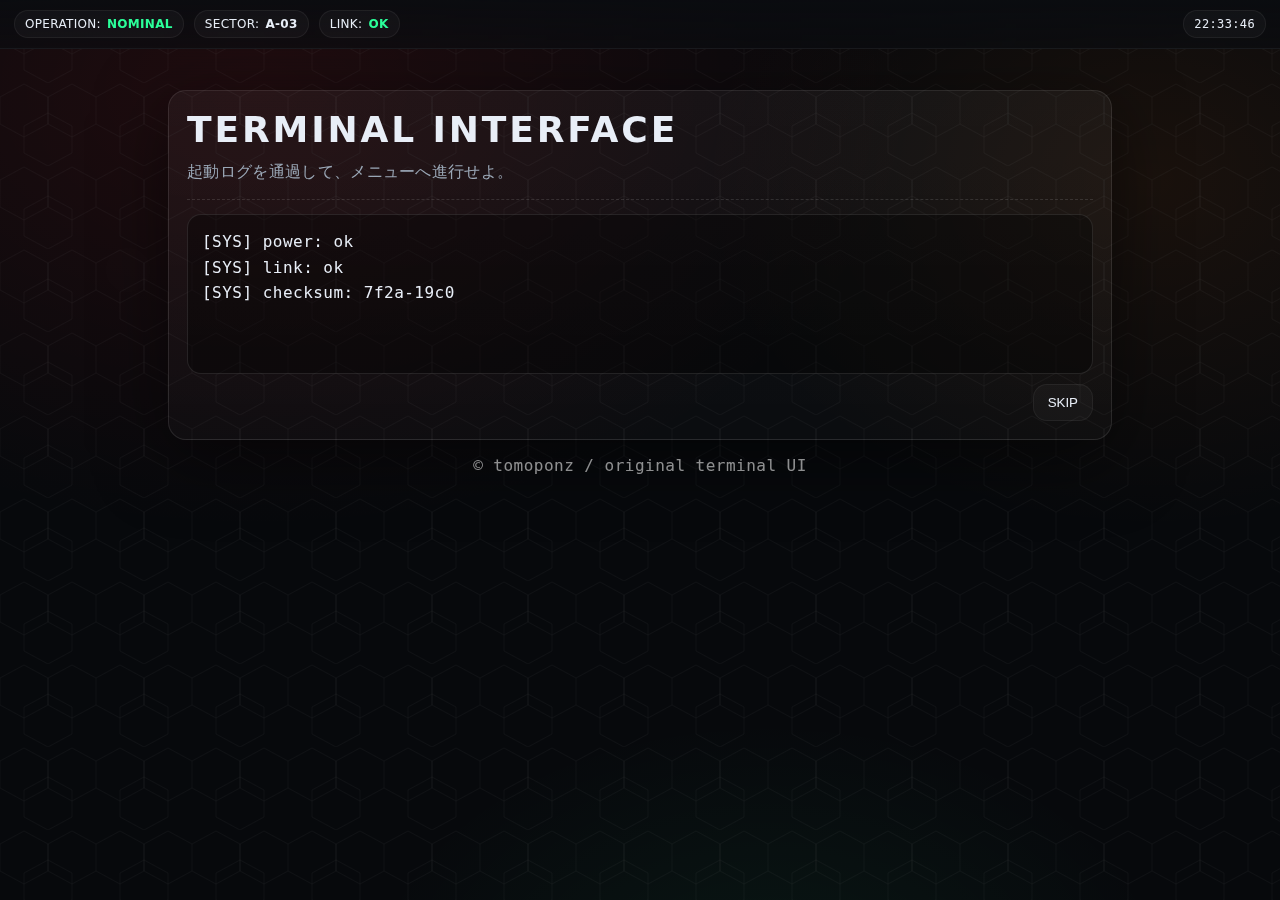
<file: index.html>
<!doctype html>
<html lang="ja">
<head>
  <meta charset="utf-8" />
  <meta name="viewport" content="width=device-width, initial-scale=1" />
  <title>TERMINAL // ENTRY</title>
  <meta name="description" content="警告UI・端末ログ風の体験サイト（オリジナルデザイン）" />
  <link rel="stylesheet" href="style.css?v=20260226-1">
  <script defer src="app.js?v=20260226-1"></script>
</head>
<body>
  <!-- FX overlays -->
  <div class="fx fx-hex" aria-hidden="true"></div>
  <div class="fx fx-scan" aria-hidden="true"></div>
  <div class="fx fx-noise" aria-hidden="true"></div>

  <header class="topbar">
    <div class="topbar__left">
      <span class="chip">OPERATION: <b class="ok">NOMINAL</b></span>
      <span class="chip">SECTOR: <b id="sector">A-03</b></span>
      <span class="chip">LINK: <b class="ok">OK</b></span>
    </div>
    <div class="topbar__right">
      <span class="chip mono" id="clock">--:--:--</span>
    </div>
  </header>

  <main class="wrap">
    <section class="hero panel">
      <div class="hero__head">
        <h1 class="h1">TERMINAL INTERFACE</h1>
        <p class="sub">起動ログを通過して、メニューへ進行せよ。</p>
      </div>

      <div class="boot" id="boot" role="region" aria-label="起動ログ">
        <div class="boot__screen mono" id="bootLines"></div>
        <div class="boot__actions">
          <button class="btn" id="skipBoot" type="button">SKIP</button>
        </div>
      </div>

      <div class="menu" id="menu" hidden>
        <div class="grid">
          <a class="card" href="files.html" data-sfx="tap">
            <div class="card__kicker mono">ARCHIVE</div>
            <div class="card__title">FILES</div>
            <div class="card__desc">記録・ページ・作品ログ</div>
          </a>

          <a class="card" href="terminal.html" data-sfx="tap">
            <div class="card__kicker mono">CONTROL</div>
            <div class="card__title">TERMINAL</div>
            <div class="card__desc">コマンド入力・隠し導線</div>
          </a>

          <a class="card" href="visitor.html" data-sfx="tap">
            <div class="card__kicker mono">PUBLIC</div>
            <div class="card__title">VISITORS</div>
            <div class="card__desc">来訪者向け案内・受付手順</div>
          </a>

          
          <a class="card" href="angel-cam.html" data-sfx="tap">
            <div class="card__kicker mono">SURVEILLANCE</div>
            <div class="card__title">LIVE CAM</div>
            <div class="card__desc">地上監視／使徒観測フィード</div>
          </a>
<a class="card" href="about.html" data-sfx="tap">
            <div class="card__kicker mono">INFO</div>
            <div class="card__title">ABOUT</div>
            <div class="card__desc">このサイトの設計・注意</div>
          </a>
        </div>

        <div class="divider"></div>

        <div class="row">
          <div class="note">
            <div class="note__title mono">DESIGN RULE</div>
            <div class="note__body">黒基調 + 警告色（赤/橙） + 端末ログ。固有名詞や公式素材を使わず、抽象要素で“モチーフ”を作る。</div>
          </div>
          <div class="note">
            <div class="note__title mono">STATUS</div>
            <div class="note__body"><span class="ok">SYSTEM ONLINE</span> / <span class="warn">WARNING LEVEL: 1</span></div>
          </div>
        </div>
      </div>
    </section>

    <footer class="footer">
      <span class="mono">© tomoponz / original terminal UI</span>
    </footer>
  </main>
</body>
</html>
</file>
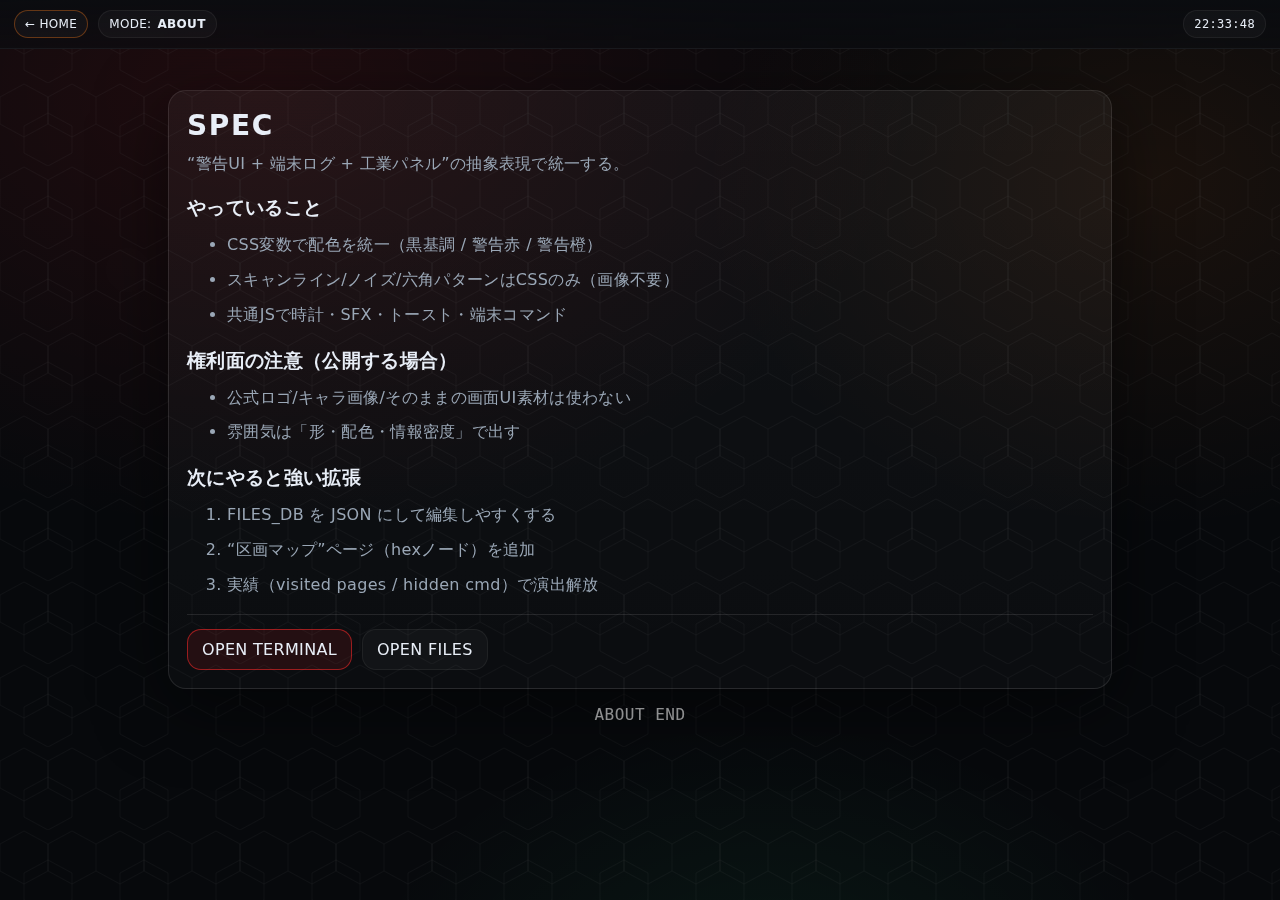
<file: about.html>
<!doctype html>
<html lang="ja">
<head>
  <meta charset="utf-8" />
  <meta name="viewport" content="width=device-width, initial-scale=1" />
  <title>ABOUT // SPEC</title>
  <meta name="description" content="サイトの仕様と注意" />
  <link rel="stylesheet" href="style.css?v=20260226-1">
  <script defer src="app.js?v=20260226-1"></script>
</head>
<body>
  <div class="fx fx-hex" aria-hidden="true"></div>
  <div class="fx fx-scan" aria-hidden="true"></div>
  <div class="fx fx-noise" aria-hidden="true"></div>

  <header class="topbar">
    <div class="topbar__left">
      <a class="chip chip--link" href="index.html">← HOME</a>
      <span class="chip">MODE: <b>ABOUT</b></span>
    </div>
    <div class="topbar__right">
      <span class="chip mono" id="clock">--:--:--</span>
    </div>
  </header>

  <main class="wrap">
    <section class="panel prose">
      <div class="panel__head">
        <h1 class="h2">SPEC</h1>
        <p class="sub">“警告UI + 端末ログ + 工業パネル”の抽象表現で統一する。</p>
      </div>

      <h3>やっていること</h3>
      <ul>
        <li>CSS変数で配色を統一（黒基調 / 警告赤 / 警告橙）</li>
        <li>スキャンライン/ノイズ/六角パターンはCSSのみ（画像不要）</li>
        <li>共通JSで時計・SFX・トースト・端末コマンド</li>
      </ul>

      <h3>権利面の注意（公開する場合）</h3>
      <ul>
        <li>公式ロゴ/キャラ画像/そのままの画面UI素材は使わない</li>
        <li>雰囲気は「形・配色・情報密度」で出す</li>
      </ul>

      <h3>次にやると強い拡張</h3>
      <ol>
        <li>FILES_DB を JSON にして編集しやすくする</li>
        <li>“区画マップ”ページ（hexノード）を追加</li>
        <li>実績（visited pages / hidden cmd）で演出解放</li>
      </ol>

      <div class="divider"></div>
      <div class="btnrow">
        <a class="btn primary" href="terminal.html">OPEN TERMINAL</a>
        <a class="btn" href="files.html">OPEN FILES</a>
      </div>
    </section>

    <footer class="footer">
      <span class="mono">ABOUT END</span>
    </footer>
  </main>
</body>
</html>
</file>
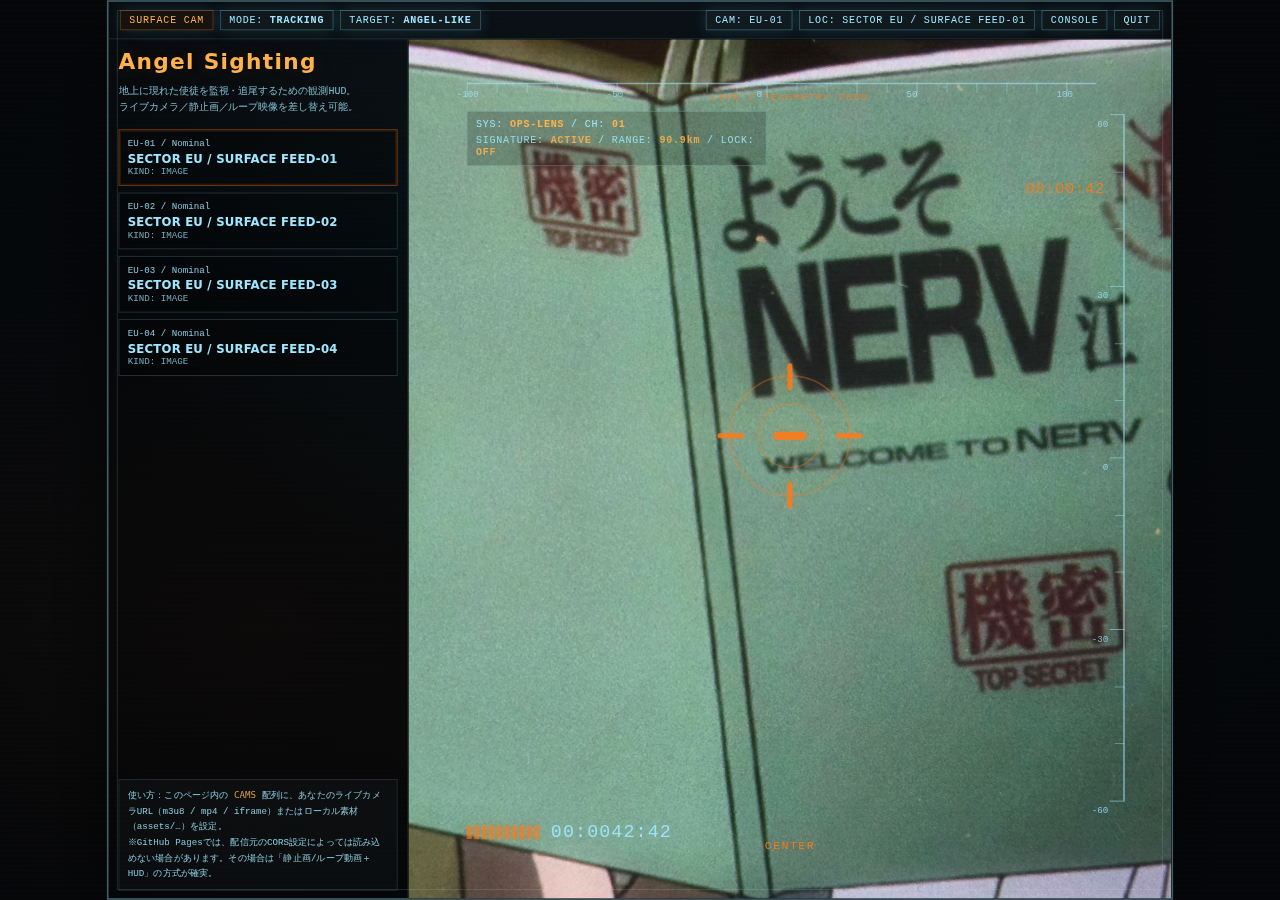
<file: angel-cam.html>
<!doctype html>
<html lang="ja">
<head>
  <meta charset="utf-8" />
  <meta name="viewport" content="width=device-width,initial-scale=1" />
  <title>SURFACE LIVE CAM // ANGEL SIGHTING</title>
  <meta name="description" content="地上監視ライブカメラ（使徒観測HUD）" />
  <style>
    :root{
      --bg:#05070a;
      --panel: rgba(0,0,0,.25);
      --cyan:#9ee7ff;
      --cyan2:#4bd4ff;
      --amber:#ffb14a;
      --amber2:#ff7a1a;
      --line: rgba(158,231,255,.55);
      --line2: rgba(158,231,255,.24);
      --mono: ui-monospace, SFMono-Regular, Menlo, Consolas, "Liberation Mono", monospace;
      --sans: system-ui, -apple-system, "Segoe UI", Roboto, Helvetica, Arial, "Noto Sans JP", sans-serif;
      --glow: 0 0 18px rgba(75,212,255,.18);
      --glow2: 0 0 28px rgba(255,122,24,.14);
    }
    *{box-sizing:border-box}
    html,body{height:100%}
    body{
      margin:0;
      color:var(--cyan);
      font-family: var(--mono);
      background:
        radial-gradient(900px 600px at 50% 25%, rgba(75,212,255,.06), transparent 62%),
        radial-gradient(900px 600px at 20% 70%, rgba(255,122,24,.04), transparent 62%),
        var(--bg);
      overflow:hidden;
    }
    body::before{
      content:"";
      position:fixed; inset:0;
      pointer-events:none;
      background:
        repeating-linear-gradient(to bottom,
          rgba(255,255,255,.035), rgba(255,255,255,.035) 1px,
          rgba(0,0,0,0) 2px, rgba(0,0,0,0) 5px),
        radial-gradient(1200px 800px at 50% 45%, rgba(75,212,255,.10), transparent 65%);
      opacity:.18;
      mix-blend-mode: screen;
    }

    .wrap{position:fixed; inset:0; display:flex; align-items:center; justify-content:center;}
    .frame{
      width:1920px; height:1080px;
      transform: scale(var(--uiScale, 1));
      transform-origin: 50% 50%;
      position:relative;
      border:2px solid rgba(158,231,255,.38);
      background: linear-gradient(180deg, rgba(158,231,255,.03), transparent 38%), var(--panel);
      box-shadow: 0 26px 120px rgba(0,0,0,.62);
      overflow:hidden;
    }
    .frame::after{
      content:"";
      position:absolute; inset:10px;
      border:1px solid rgba(158,231,255,.18);
      pointer-events:none;
    }

    .topbar{
      display:flex; align-items:center; justify-content:space-between;
      padding: 10px 14px;
      border-bottom:1px solid rgba(158,231,255,.18);
      font-size:12px;
    }
    .chips{display:flex; gap:8px; align-items:center; flex-wrap:wrap}
    .chip{
      display:inline-flex; align-items:center; gap:8px;
      border:1px solid rgba(158,231,255,.28);
      background: rgba(158,231,255,.05);
      padding: 4px 10px;
      box-shadow: var(--glow);
      letter-spacing:.08em;
      user-select:none;
      white-space:nowrap;
    }
    .chip a{color:inherit; text-decoration:none}
    .chip--amber{border-color: rgba(255,122,24,.35); background: rgba(255,122,24,.06); color: var(--amber)}
    .chip--link{cursor:pointer}
    .chip--link:hover{background: rgba(158,231,255,.09)}

    .layout{
      display:grid;
      grid-template-columns: 360px 1fr;
      height: calc(1080px - 46px);
    }

    .side{
      border-right:1px solid rgba(158,231,255,.18);
      padding: 12px 12px;
      display:flex;
      flex-direction:column;
      gap:10px;
    }
    .side h1{
      margin:0;
      font-family: var(--sans);
      font-size: 26px;
      letter-spacing:.06em;
      color: var(--amber);
      text-shadow: var(--glow2);
    }
    .side .desc{margin:2px 0 0; opacity:.78; font-size:12px; line-height:1.6}

    .camList{margin-top: 6px; display:flex; flex-direction:column; gap:8px;}
    .camBtn{
      text-align:left;
      border:1px solid rgba(158,231,255,.22);
      background: rgba(0,0,0,.22);
      color: inherit;
      padding: 10px 10px;
      font-family: var(--mono);
      cursor:pointer;
      box-shadow: inset 0 0 0 1px rgba(0,0,0,.30);
    }
    .camBtn:hover{background: rgba(158,231,255,.06)}
    .camBtn.active{border-color: rgba(255,122,24,.48); box-shadow: 0 0 0 2px rgba(255,122,24,.12) inset;}
    .camBtn .k{font-size:11px; opacity:.85}
    .camBtn .t{margin-top:4px; font-size:14px; font-weight:800; font-family: var(--sans); letter-spacing:.02em}
    .camBtn .s{margin-top:2px; font-size:11px; opacity:.70}

    .side .note{
      margin-top:auto;
      border:1px solid rgba(158,231,255,.18);
      background: rgba(158,231,255,.04);
      padding: 10px;
      font-size:11px;
      line-height:1.7;
      opacity:.86;
    }
    .side code{color: var(--amber)}

    .main{
      position:relative;
      overflow:hidden;
      background: #000;
    }
    .feed{
      position:absolute; inset:0;
      width:100%; height:100%;
      object-fit: cover;
    }
    .feed.hidden{display:none}

    .fallback{
      position:absolute; inset:0;
      background:
        radial-gradient(1200px 800px at 50% 50%, rgba(255,122,24,.08), transparent 55%),
        linear-gradient(180deg, rgba(158,231,255,.05), rgba(0,0,0,.35));
      display:flex;
      align-items:center;
      justify-content:center;
      font-family: var(--sans);
      letter-spacing:.14em;
      font-weight:900;
      color: rgba(255,255,255,.55);
      text-transform:uppercase;
    }

    .hud{position:absolute; inset:0; pointer-events:none;}
    .hud::before{
      content:"";
      position:absolute; inset:0;
      background: repeating-linear-gradient(to bottom, rgba(255,255,255,.04) 0 1px, transparent 2px 6px);
      opacity:.08;
      mix-blend-mode: screen;
    }

    .reticle{
      position:absolute; left:50%; top:46%;
      width: 220px; height: 220px;
      transform: translate(-50%,-50%);
      filter: drop-shadow(0 0 10px rgba(255,122,24,.25));
      opacity:.95;
    }

    .scaleTop{
      position:absolute; left: 70px; right: 90px; top: 52px;
      height: 22px;
      border-top: 2px solid rgba(158,231,255,.65);
      display:flex;
      opacity:.88;
    }
    .scaleTop .tick{flex:1; position:relative; height:22px;}
    .scaleTop .tick::before{content:""; position:absolute; left:0; top:-2px; height: 12px; width:1px; background: rgba(158,231,255,.55);}
    .scaleTop .tick.big::before{height: 18px; background: rgba(158,231,255,.75)}
    .scaleTop .lbl{position:absolute; top: 6px; left: -12px; font-size: 11px; opacity:.85}

    .scaleRight{
      position:absolute; top: 90px; bottom: 120px; right: 56px;
      width: 22px;
      border-right: 2px solid rgba(158,231,255,.65);
      opacity:.88;
    }
    .scaleRight .rtick{position:absolute; right:-2px; width: 12px; height:1px; background: rgba(158,231,255,.55)}
    .scaleRight .rtick.big{width: 18px; background: rgba(158,231,255,.75)}
    .scaleRight .rlbl{position:absolute; right: 18px; transform: translateY(50%); font-size: 11px; opacity:.85;}

    .timeLeft{
      position:absolute; left: 70px; bottom: 70px;
      display:flex; align-items:center; gap:14px;
      color: rgba(158,231,255,.92);
      font-family: var(--mono);
      font-size: 22px;
      letter-spacing:.06em;
      text-shadow: 0 0 18px rgba(158,231,255,.20);
    }
    .bar10{display:flex; gap:3px;}
    .bar10 i{display:block; width:6px; height:16px; background: rgba(255,122,24,.65); box-shadow: 0 0 14px rgba(255,122,24,.22)}

    .timeRight{
      position:absolute; right: 80px; top: 170px;
      font-size: 18px;
      color: rgba(255,122,24,.92);
      text-shadow: 0 0 18px rgba(255,122,24,.18);
      letter-spacing:.06em;
    }

    .centerLabel{
      position:absolute; left:50%; bottom: 58px;
      transform: translateX(-50%);
      font-size: 14px;
      color: rgba(255,122,24,.92);
      letter-spacing:.12em;
      text-shadow: 0 0 18px rgba(255,122,24,.18);
    }

    .statusBox{
      position:absolute; left: 70px; top: 86px;
      border:1px solid rgba(158,231,255,.28);
      background: rgba(0,0,0,.20);
      padding: 8px 10px;
      font-size: 12px;
      letter-spacing:.08em;
      width: 360px;
    }
    .statusBox b{color: var(--amber)}

    .alertTag{
      position:absolute; left: 50%; top: 64px;
      transform: translateX(-50%);
      color: rgba(255,122,24,.92);
      font-size: 11px;
      letter-spacing:.22em;
      opacity:.95;
    }

    @keyframes jitter{0%,100%{transform:translate(0,0)} 50%{transform:translate(0.6px,-0.4px)}}
    .hudJitter{animation:jitter 1.6s infinite linear;}

    @media (max-width: 1200px){
      .layout{grid-template-columns: 1fr;}
      .side{display:none}
    }
  </style>
</head>
<body>
  <main class="wrap">
    <section class="frame" id="frame">
      <div class="topbar">
        <div class="chips">
          <span class="chip chip--amber">SURFACE CAM</span>
          <span class="chip">MODE: <b>TRACKING</b></span>
          <span class="chip">TARGET: <b>ANGEL-LIKE</b></span>
        </div>
        <div class="chips">
          <span class="chip" id="camId">CAM: --</span>
          <span class="chip" id="camLoc">LOC: --</span>
          <span class="chip chip--link"><a href="stage-layer-map.html">CONSOLE</a></span>
          <span class="chip chip--link"><a href="index.html">QUIT</a></span>
        </div>
      </div>

      <div class="layout">
        <aside class="side">
          <h1>Angel Sighting</h1>
          <p class="desc">地上に現れた使徒を監視・追尾するための観測HUD。<br>ライブカメラ／静止画／ループ映像を差し替え可能。</p>

          <div class="camList" id="camList"></div>

          <div class="note">
            使い方：このページ内の <code>CAMS</code> 配列に、あなたのライブカメラURL（m3u8 / mp4 / iframe）またはローカル素材（assets/…）を設定。<br>
            ※GitHub Pagesでは、配信元のCORS設定によっては読み込めない場合があります。その場合は「静止画/ループ動画＋HUD」の方式が確実。
          </div>
        </aside>

        <section class="main" id="main">
          <video class="feed" id="v" autoplay muted playsinline loop></video>
          <img class="feed hidden" id="img" alt="cam" />
          <iframe class="feed hidden" id="ifr" title="cam" frameborder="0" allow="autoplay; encrypted-media" allowfullscreen></iframe>
          <div class="fallback" id="fallback">NO SIGNAL</div>

          <div class="hud hudJitter">
            <div class="alertTag">LIVE / TELEMETRY FEED</div>

            <div class="statusBox">
              <div>SYS: <b>OPS-LENS</b> / CH: <b id="ch">01</b></div>
              <div style="margin-top:6px; opacity:.85">SIGNATURE: <b>ACTIVE</b> / RANGE: <b id="rng">--</b> / LOCK: <b id="lock">--</b></div>
            </div>

            <svg class="reticle" viewBox="0 0 220 220" aria-hidden="true">
              <g fill="none" stroke="rgba(255,122,24,.92)" stroke-width="6" stroke-linecap="round">
                <path d="M110 26 v26"/>
                <path d="M110 168 v26"/>
                <path d="M26 110 h26"/>
                <path d="M168 110 h26"/>
              </g>
              <g fill="none" stroke="rgba(255,122,24,.92)" stroke-width="10" stroke-linecap="round">
                <path d="M95 110 h30"/>
              </g>
              <g fill="none" stroke="rgba(255,122,24,.35)" stroke-width="2">
                <circle cx="110" cy="110" r="72"/>
                <circle cx="110" cy="110" r="38"/>
              </g>
            </svg>

            <div class="scaleTop" id="scaleTop"></div>
            <div class="scaleRight" id="scaleRight"></div>

            <div class="timeLeft">
              <span class="bar10" aria-hidden="true">
                <i></i><i></i><i></i><i></i><i></i><i></i><i></i><i></i><i></i><i></i>
              </span>
              <span id="tc">00:0000:00</span>
            </div>
            <div class="timeRight"><span id="rt">00:00:00</span></div>
            <div class="centerLabel">CENTER</div>
          </div>
        </section>
      </div>
    </section>
  </main>

  <script>
    function fit(){
      const BASE_W=1920, BASE_H=1080;
      const sx = innerWidth/BASE_W;
      const sy = innerHeight/BASE_H;
      const sc = Math.max(0.25, Math.min(3, Math.max(sx, sy)));
      document.documentElement.style.setProperty('--uiScale', sc.toFixed(3));
    }
    addEventListener('resize', fit, {passive:true});
    addEventListener('load', fit);

    // kind: 'video' | 'image' | 'iframe'
        const CAMS = [
      { id:'EU-01', title:'SECTOR EU / SURFACE FEED-01', kind:'image', src:'assets/20260227_125457.jpg', status:'Nominal' },
      { id:'EU-02', title:'SECTOR EU / SURFACE FEED-02', kind:'image', src:'assets/20260227_125457.jpg', status:'Nominal' },
      { id:'EU-03', title:'SECTOR EU / SURFACE FEED-03', kind:'image', src:'assets/20260227_125457.jpg', status:'Nominal' },
      { id:'EU-04', title:'SECTOR EU / SURFACE FEED-04', kind:'image', src:'assets/20260227_125457.jpg', status:'Nominal' },
    ];

    const list = document.getElementById('camList');
    const v = document.getElementById('v');
    const img = document.getElementById('img');
    const ifr = document.getElementById('ifr');
    const fb = document.getElementById('fallback');
    const camId = document.getElementById('camId');
    const camLoc = document.getElementById('camLoc');

    function show(kind){
      v.classList.toggle('hidden', kind!=='video');
      img.classList.toggle('hidden', kind!=='image');
      ifr.classList.toggle('hidden', kind!=='iframe');
    }

    async function setCam(i){
      const cam = CAMS[i];
      if(!cam) return;
      document.querySelectorAll('.camBtn').forEach((b,idx)=>b.classList.toggle('active', idx===i));

      camId.textContent = 'CAM: ' + cam.id;
      camLoc.textContent = 'LOC: ' + cam.title;
      document.getElementById('ch').textContent = String(i+1).padStart(2,'0');

      v.pause(); v.removeAttribute('src');
      img.removeAttribute('src');
      ifr.removeAttribute('src');
      fb.style.display='none';

      const fail = ()=>{ fb.style.display='flex'; };

      try{
        if(cam.kind==='video'){
          show('video');
          v.src = cam.src;
          v.onerror = fail;
          await v.play();
        }else if(cam.kind==='image'){
          show('image');
          img.src = cam.src;
          img.onerror = fail;
        }else if(cam.kind==='iframe'){
          show('iframe');
          ifr.src = cam.src;
          ifr.onerror = fail;
        }
      }catch(e){
        fail();
      }

      document.getElementById('rng').textContent = (Math.random()*90+10).toFixed(1) + 'km';
      document.getElementById('lock').textContent = (Math.random()>.5?'ON':'OFF');
    }

    CAMS.forEach((c, i)=>{
      const b = document.createElement('button');
      b.type='button';
      b.className='camBtn';
      b.innerHTML = `<div class="k">${c.id} / ${c.status}</div><div class="t">${c.title}</div><div class="s">KIND: ${c.kind.toUpperCase()}</div>`;
      b.addEventListener('click', ()=>setCam(i));
      list.appendChild(b);
    });

    const scaleTop = document.getElementById('scaleTop');
    for(let i=0;i<=20;i++){
      const t = document.createElement('div');
      t.className='tick'+(i%5==0?' big':'');
      if(i%5==0){
        const l = document.createElement('div');
        l.className='lbl';
        l.textContent = String((i-10)*10);
        t.appendChild(l);
      }
      scaleTop.appendChild(t);
    }

    const scaleRight = document.getElementById('scaleRight');
    for(let i=0;i<=12;i++){
      const y = i/12;
      const tk = document.createElement('div');
      tk.className = 'rtick'+(i%3==0?' big':'');
      tk.style.top = (y*100)+'%';
      scaleRight.appendChild(tk);
      if(i%3==0){
        const lb = document.createElement('div');
        lb.className='rlbl';
        lb.style.top=(y*100)+'%';
        lb.textContent = String(60 - i*10);
        scaleRight.appendChild(lb);
      }
    }

    let t0 = performance.now();
    function tick(){
      const ms = performance.now()-t0;
      const frames = Math.floor(ms/16.666);
      const sec = Math.floor(frames/60);
      const f = frames%60;
      const m = Math.floor(sec/60);
      const s = sec%60;
      document.getElementById('tc').textContent = `00:${String(frames).padStart(4,'0')}:${String(f).padStart(2,'0')}`;
      document.getElementById('rt').textContent = `${String(m).padStart(2,'0')}:${String(s).padStart(2,'0')}:${String(f).padStart(2,'0')}`;
      requestAnimationFrame(tick);
    }
    tick();

    setCam(0);
  </script>
</body>
</html>
</file>
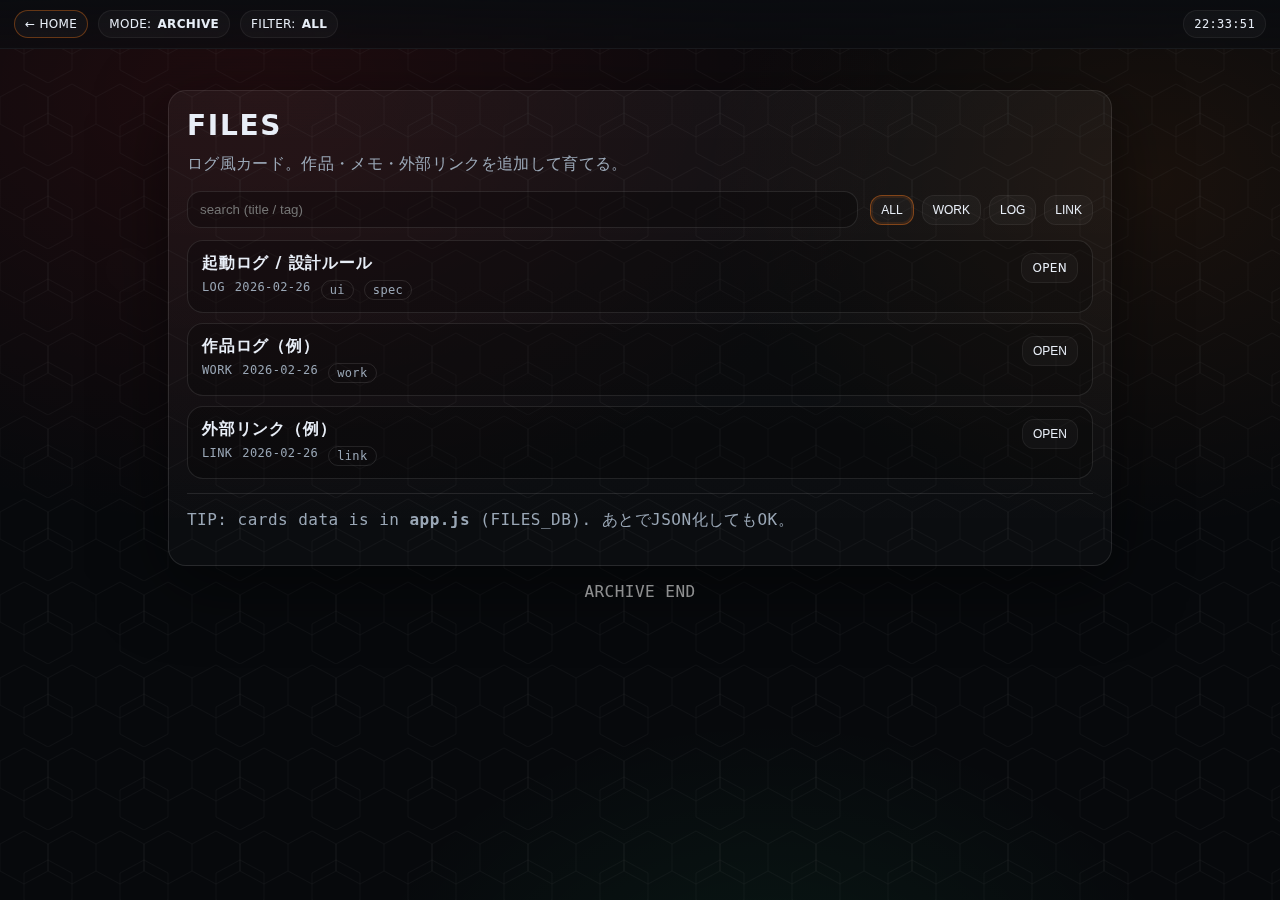
<file: files.html>
<!doctype html>
<html lang="ja">
<head>
  <meta charset="utf-8" />
  <meta name="viewport" content="width=device-width, initial-scale=1" />
  <title>FILES // ARCHIVE</title>
  <meta name="description" content="アーカイブ一覧（ログ/作品/リンク）" />
  <link rel="stylesheet" href="style.css?v=20260226-1">
  <script defer src="app.js?v=20260226-1"></script>
</head>
<body>
  <div class="fx fx-hex" aria-hidden="true"></div>
  <div class="fx fx-scan" aria-hidden="true"></div>
  <div class="fx fx-noise" aria-hidden="true"></div>

  <header class="topbar">
    <div class="topbar__left">
      <a class="chip chip--link" href="index.html">← HOME</a>
      <span class="chip">MODE: <b>ARCHIVE</b></span>
      <span class="chip">FILTER: <b id="filterState">ALL</b></span>
    </div>
    <div class="topbar__right">
      <span class="chip mono" id="clock">--:--:--</span>
    </div>
  </header>

  <main class="wrap">
    <section class="panel">
      <div class="panel__head">
        <h1 class="h2">FILES</h1>
        <p class="sub">ログ風カード。作品・メモ・外部リンクを追加して育てる。</p>
      </div>

      <div class="toolbar">
        <input class="input" id="q" placeholder="search (title / tag)" autocomplete="off" />
        <div class="tabs" role="tablist" aria-label="filter">
          <button class="btn small active" data-filter="all" type="button">ALL</button>
          <button class="btn small" data-filter="work" type="button">WORK</button>
          <button class="btn small" data-filter="log" type="button">LOG</button>
          <button class="btn small" data-filter="link" type="button">LINK</button>
        </div>
      </div>

      <div class="list" id="list" aria-live="polite"></div>

      <div class="divider"></div>
      <p class="mono muted">TIP: cards data is in <b>app.js</b> (FILES_DB). あとでJSON化してもOK。</p>
    </section>

    <footer class="footer">
      <span class="mono">ARCHIVE END</span>
    </footer>
  </main>
</body>
</html>
</file>
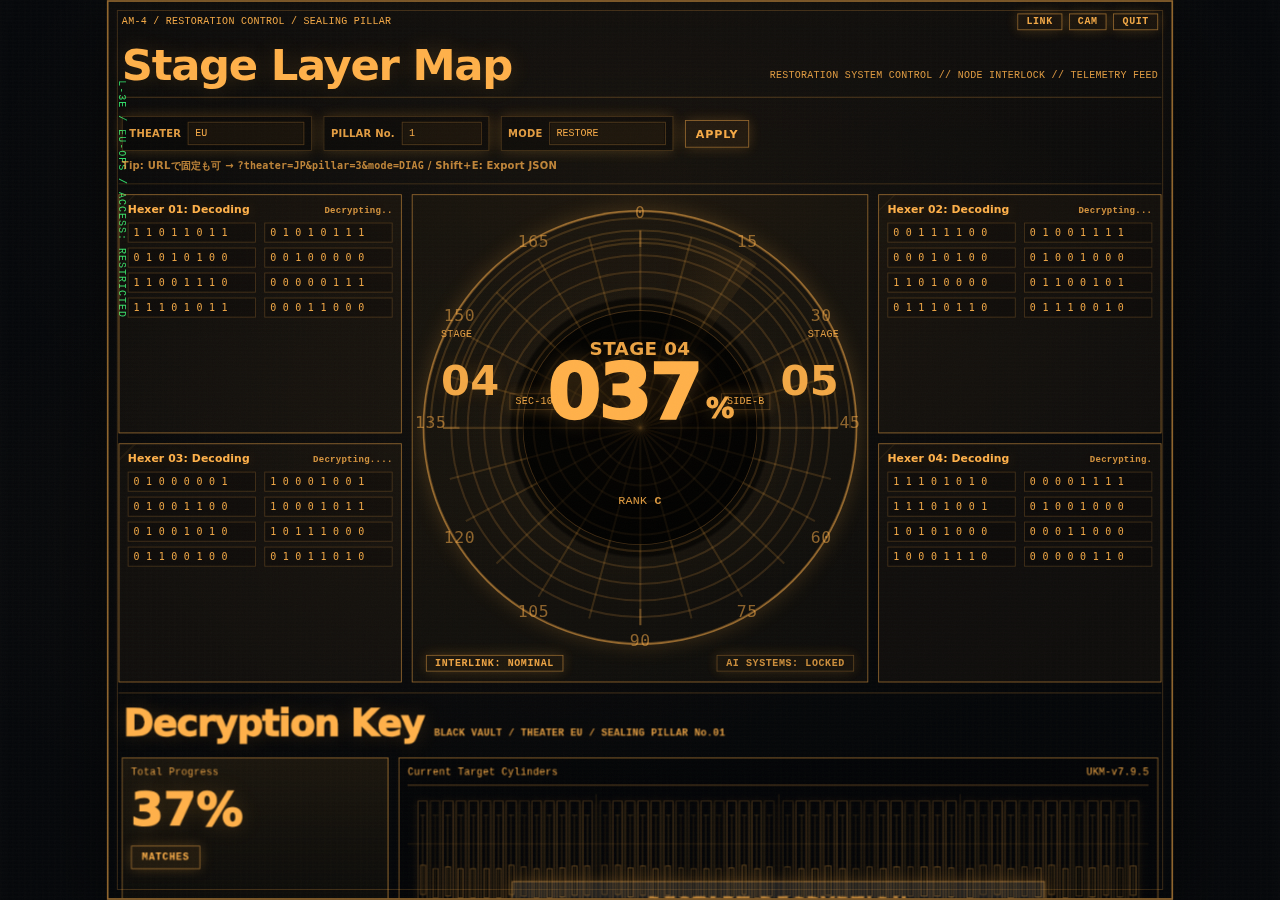
<file: stage-layer-map.html>
<!doctype html>
<html lang="ja">
<head>
  <meta charset="utf-8" />
  <meta name="viewport" content="width=device-width,initial-scale=1" />
  <title>Sealing Pillar Restoration Console</title>
  <meta name="description" content="Amber terminal-style UI (inspired, original composition) - multi-pillar compatible" />
  <style>
    :root{
      --bg:#06080b;
      --panel: rgba(0,0,0,.18);
      --amber:#ffb14a;
      --amber2:#ff8a2a;
      --line: rgba(255,177,74,.55);
      --line2: rgba(255,177,74,.25);
      --line3: rgba(255,177,74,.12);
      --green:#39ff7a;

      --mono: ui-monospace, SFMono-Regular, Menlo, Consolas, "Liberation Mono", monospace;
      --sans: system-ui, -apple-system, "Segoe UI", Roboto, Helvetica, Arial, "Noto Sans JP", sans-serif;

      --glow: 0 0 16px rgba(255,177,74,.22);
      --glow2: 0 0 26px rgba(255,177,74,.18);
    }

    *{box-sizing:border-box}
    html,body{height:100%}
    body{
      margin:0;
      color:var(--amber);
      font-family: var(--mono);
      background:
        radial-gradient(1100px 700px at 50% 20%, rgba(255,177,74,.06), transparent 60%),
        radial-gradient(900px 560px at 30% 60%, rgba(255,177,74,.03), transparent 55%),
        var(--bg);
      letter-spacing:.02em;
      overflow:hidden;
    }

    /* CRT overlay */
    body::before{
      content:"";
      position:fixed; inset:0;
      pointer-events:none;
      background:
        repeating-linear-gradient(to bottom,
          rgba(255,255,255,.03), rgba(255,255,255,.03) 1px,
          rgba(0,0,0,.00) 2px, rgba(0,0,0,.00) 4px),
        repeating-linear-gradient(90deg,
          rgba(255,177,74,.018), rgba(255,177,74,.018) 1px,
          transparent 2px, transparent 6px),
        radial-gradient(900px 620px at 50% 45%, rgba(255,177,74,.10), transparent 62%);
      mix-blend-mode: screen;
      opacity:.22;
    }
    body::after{
      content:"";
      position:fixed; inset:-20%;
      pointer-events:none;
      background:
        url("data:image/svg+xml,%3Csvg xmlns='http://www.w3.org/2000/svg' width='260' height='260'%3E%3Cfilter id='n'%3E%3CfeTurbulence type='fractalNoise' baseFrequency='.85' numOctaves='3' stitchTiles='stitch'/%3E%3C/filter%3E%3Crect width='260' height='260' filter='url(%23n)' opacity='.25'/%3E%3C/svg%3E");
      opacity:.09;
      transform: rotate(.6deg);
    }

    .wrap{
      position:fixed; inset:0;
      display:flex;
      align-items:center;
      justify-content:center;
      padding:0;
      margin:0;
    }

    /* scale-to-fit (set by JS) */
    .frame{
      transform: scale(var(--uiScale, 1));
      transform-origin: 50% 50%;
    }

    .frame{
      position:relative;
      width: 1920px;
      height: 1080px;
      display:flex;
      flex-direction:column;
      border:2px solid var(--line);
      background: linear-gradient(180deg, rgba(255,177,74,.028), transparent 40%), var(--panel);
      box-shadow: 0 26px 100px rgba(0,0,0,.58);
      padding: 12px;
      overflow:hidden;
    }
    .frame::before{
      content:"";
      position:absolute; inset:10px;
      border:1px solid var(--line2);
      pointer-events:none;
    }

    .sideGreen{
      position:absolute;
      left: 8px;
      top: 94px;
      writing-mode: vertical-rl;
      text-orientation: mixed;
      font-size: 12px;
      color: var(--green);
      opacity:.86;
      letter-spacing:.10em;
      text-shadow: 0 0 18px rgba(57,255,122,.20);
      user-select:none;
    }

    .topbar{
      display:flex;
      align-items:center;
      justify-content:space-between;
      gap:12px;
      font-size:12px;
      padding: 2px 4px 10px;
      opacity:.95;
    }
    .topbar .right{display:flex; gap:8px; align-items:center}
    .topbar a{color:inherit; text-decoration:none}
    .chip--link{cursor:pointer}
    .chip--link:hover{background: rgba(255,177,74,.10)}
    .chip{
      border:1px solid var(--line);
      padding: 2px 10px;
      background: rgba(255,177,74,.06);
      box-shadow: var(--glow);
      font-weight:700;
      letter-spacing:.06em;
      user-select:none;
    }

    .headline{
      display:flex;
      align-items:flex-end;
      justify-content:space-between;
      gap:12px;
      padding: 6px 4px 12px;
      border-bottom:1px solid var(--line2);
      margin-bottom: 12px;
    }
    .h1{
      margin:0;
      font-family: var(--sans);
      font-size: 52px;
      line-height: 1;
      letter-spacing: -0.03em;
      text-shadow: var(--glow2);
    }
    .sub{
      margin:0 0 6px;
      font-size: 12px;
      opacity:.86;
      text-align:right;
      max-width: 520px;
    }

    /* inline config panel (terminal-like) */
    .cfg{
      display:flex;
      flex-wrap:wrap;
      gap:10px 14px;
      align-items:center;
      padding: 10px 4px 12px;
      border-bottom: 1px solid var(--line2);
      margin-bottom: 12px;
      font-size: 12px;
      opacity:.96;
    }
    .cfg label{
      display:flex; gap:8px; align-items:center;
      border:1px solid var(--line2);
      background: rgba(0,0,0,.18);
      padding: 6px 8px;
      box-shadow: var(--glow);
    }
    .cfg span{
      font-family: var(--sans);
      font-weight: 800;
      letter-spacing:.02em;
      opacity:.92;
      white-space:nowrap;
    }
    .cfg select, .cfg input{
      appearance:none;
      border:1px solid var(--line2);
      background: rgba(255,177,74,.06);
      color: var(--amber);
      font-family: var(--mono);
      font-size: 12px;
      padding: 6px 8px;
      outline:none;
      box-shadow: inset 0 0 0 1px rgba(0,0,0,.25);
      min-width: 140px;
    }
    .cfg input[type="number"]{min-width: 96px}
    .cfg .btn{
      cursor:pointer;
      border:1px solid var(--line);
      background: rgba(255,177,74,.07);
      color: var(--amber);
      font-family: var(--sans);
      font-weight: 900;
      letter-spacing:.08em;
      padding: 8px 12px;
      box-shadow: var(--glow);
    }
    .cfg .hint{
      opacity:.76;
      white-space:nowrap;
    }

    /* top region layout */
    .topGrid{
      display:grid;
      grid-template-columns: 340px 1fr 340px;
      grid-template-rows: auto auto;
      gap: 12px;
      align-items:stretch;
    }

    .hexBox{
      border:1px solid var(--line);
      background: rgba(255,177,74,.04);
      padding: 10px 10px 8px;
      position:relative;
      overflow:hidden;
      min-height: 92px;
    }
    .hexBox::before{
      content:"";
      position:absolute; inset:0;
      background:
        linear-gradient(135deg, transparent 0 12px, rgba(255,177,74,.085) 12px 14px, transparent 14px 100%);
      opacity:.6;
      pointer-events:none;
    }
    .hexTitle{
      display:flex;
      justify-content:space-between;
      align-items:baseline;
      gap:10px;
      font-size: 13px;
      font-weight: 800;
      font-family: var(--sans);
      letter-spacing:.01em;
      text-shadow: var(--glow);
    }
    .hexTitle small{
      font-family: var(--mono);
      font-weight: 700;
      opacity:.82;
      letter-spacing:.03em;
    }
    .hexBits{
      margin-top: 8px;
      display:grid;
      grid-template-columns: repeat(2, 1fr);
      gap:6px 10px;
      font-size: 12px;
      opacity:.92;
    }
    .hexBits code{
      display:block;
      padding: 4px 6px;
      border:1px solid var(--line2);
      background: rgba(0,0,0,.18);
      white-space:nowrap;
      overflow:hidden;
      text-overflow:ellipsis;
    }

    /* radar area */
    .radarWrap{
      grid-column:2;
      grid-row:1 / span 2;
      border:1px solid var(--line);
      background: rgba(255,177,74,.03);
      padding: 12px;
      position:relative;
      overflow:hidden;
      min-height: 500px;
    }
    .radarShell{
      position:relative;
      width: min(860px, 100%);
      aspect-ratio: 1/1;
      margin: 6px auto 0;
    }
    .radarCircle{
      position:absolute; inset:0;
      border:2px solid var(--line);
      border-radius: 50%;
      overflow:hidden;
      box-shadow: inset 0 0 0 1px var(--line2), var(--glow2);
      background:
        radial-gradient(circle at 50% 50%, rgba(0,0,0,.62) 0 42%, rgba(0,0,0,0) 43%),
        radial-gradient(circle at 50% 50%, rgba(255,177,74,.06), transparent 64%);
    }
    .radarSvg{
      position:absolute; inset:-2%;
      width:104%;
      height:104%;
      opacity:.95;
    }

    .stageLabel{
      position:absolute;
      font-family: var(--sans);
      font-weight: 900;
      text-shadow: var(--glow2);
      opacity:.95;
      user-select:none;
    }
    .stageSmall{
      position:absolute;
      font-size: 12px;
      opacity:.86;
      user-select:none;
      text-shadow: var(--glow);
    }
    .stageSmall.left{ left: 22px; top: 142px;}
    .stageSmall.right{ right: 22px; top: 142px; text-align:right;}
    .stageL{ left: 22px; top: 176px; font-size: 50px;}
    .stageR{ right: 22px; top: 176px; font-size: 50px; text-align:right;}

    .center{
      position:absolute; inset:0;
      display:grid;
      place-items:center;
      pointer-events:none;
    }
    .centerBox{
      width: 54%;
      aspect-ratio: 1/1;
      border-radius: 50%;
      background: rgba(0,0,0,.62);
      box-shadow: inset 0 0 0 1px var(--line2);
      display:grid;
      place-items:center;
      padding: 14px;
    }
    .centerMeta{
      position:absolute;
      top: 44%;
      left:50%;
      transform: translate(-50%,-50%);
      width: 60%;
      display:flex;
      justify-content:space-between;
      font-size: 12px;
      opacity:.92;
    }
    .centerMeta span{
      border:1px solid var(--line2);
      padding: 2px 6px;
      background: rgba(255,177,74,.05);
      box-shadow: var(--glow);
    }

    .stageMid{
      position:absolute;
      top: 32%;
      left: 50%;
      transform: translate(-50%,-50%);
      font-family: var(--sans);
      font-weight: 900;
      font-size: 22px;
      opacity:.92;
      text-shadow: var(--glow2);
      letter-spacing:.02em;
      overflow:hidden;
    }

    .percent{
      font-family: var(--sans);
      font-weight: 950;
      font-size: 92px;
      letter-spacing: -0.03em;
      text-shadow: 0 0 26px rgba(255,177,74,.26);
    }
    .percent small{
      font-size: 34px;
      opacity:.95;
      margin-left: 6px;
    }
    .rank{
      margin-top: 6px;
      font-size: 14px;
      opacity:.86;
    }

    .statusRow{
      display:flex;
      justify-content:space-between;
      gap:10px;
      padding: 12px 4px 0;
      font-size:12px;
      opacity:.92;
    }

    /* Decryption Key area */
    .sectionTitle{
      margin-top: 12px;
      padding: 10px 6px 6px;
      border-top: 1px solid var(--line2);
      font-family: var(--sans);
      font-size: 44px;
      font-weight: 950;
      letter-spacing:-0.03em;
      text-shadow: var(--glow2);
      display:flex;
      align-items:baseline;
      gap:12px;
    }
    .sectionTitle small{
      font-size: 12px;
      font-family: var(--mono);
      font-weight: 800;
      opacity:.86;
      letter-spacing:.02em;
      overflow:hidden;
    }

    .keyArea{
      display:grid;
      grid-template-columns: 320px 1fr;
      gap: 12px;
      padding: 10px 4px 8px;
      border-bottom: 1px solid var(--line2);
      margin-bottom: 10px;
    }

    .progressBox{
      border:1px solid var(--line);
      background: rgba(255,177,74,.03);
      padding: 10px;
      position:relative;
      overflow:hidden;
    }
    .progressBox::before{
      content:"";
      position:absolute; inset:0;
      background: linear-gradient(180deg, rgba(255,177,74,.10), transparent 55%);
      opacity:.55;
      pointer-events:none;
    }
    .progressBox .label{font-size: 12px; opacity:.86}
    .progressBox .big{
      font-family: var(--sans);
      font-weight: 950;
      font-size: 56px;
      margin-top: 4px;
      text-shadow: var(--glow2);
    }
    .btnTiny{
      margin-top: 12px;
      display:inline-block;
      padding: 6px 12px;
      border:1px solid var(--line);
      background: rgba(255,177,74,.07);
      font-size: 12px;
      font-weight: 900;
      letter-spacing:.08em;
      box-shadow: var(--glow);
      user-select:none;
    }

    .barsWrap{
      border:1px solid var(--line);
      background: rgba(0,0,0,.18);
      padding: 10px;
      overflow:hidden;
      position:relative;
    }
    .barsHeader{
      display:flex;
      justify-content:space-between;
      align-items:center;
      gap:10px;
      margin-bottom: 8px;
      font-size: 12px;
      opacity:.92;
    }

    
    .bars{
      display:flex;
      gap: 0;
      align-items:stretch;
      height: 210px;
      padding: 10px 8px;
      border-top: 1px solid var(--line2);
      border-bottom: 1px solid var(--line2);
      position:relative;
      overflow:hidden;
    }
    .barsPart{
      position:relative;
      flex: 1 1 0;
      height:100%;
    }
    .barsPart + .barsPart{
      border-left: 1px solid rgba(255,177,74,.16);
    }
    .barsGrid{
      position:relative;
      height:100%;
      display:grid;
      gap: 3px;
      align-items:stretch;
      padding: 0 4px;
    }
.bars::before{
      content:"";
      position:absolute; inset:0;
      background:
        repeating-linear-gradient(to bottom,
          rgba(255,177,74,.10), rgba(255,177,74,.10) 1px,
          transparent 1px, transparent 24px);
      opacity:.22;
      pointer-events:none;
    }
    /* two horizontal reference lines */
    .bars::after{
      content:"";
      position:absolute; inset:0;
      background:
        linear-gradient(to bottom, transparent 33%, rgba(255,177,74,.28) 33.4%, transparent 33.8%),
        linear-gradient(to bottom, transparent 66%, rgba(255,177,74,.28) 66.4%, transparent 66.8%);
      opacity:.55;
      pointer-events:none;
    }

    .slot{
      position:relative;
      height:100%;
    }

    /* "box-and-whisker" cylinder frame */
    .cyl{
      position:absolute;
      left:0; right:0;
      top: 8px;
      height: 180px;
      border:1px solid var(--line2);
      background: rgba(0,0,0,.02);
      box-shadow: 0 0 12px rgba(255,177,74,.10);
      touch-action:none;
      user-select:none;
    }
    .cyl.dim{
      opacity:.72;
      background: rgba(0,0,0,.01);
    }
    .cyl .stem{
      position:absolute;
      left:50%;
      top: 16px;
      bottom: 16px;
      width:1px;
      background: rgba(255,177,74,.24);
      transform: translateX(-.5px);
      opacity:.9;
    }
    .cyl .whisker{
      position:absolute;
      left: 18%;
      right: 18%;
      height: 1px;
      background: rgba(255,177,74,.28);
      opacity:.85;
    }
    .cyl .whisker.top{ top: 16px; }
    .cyl .whisker.bottom{ bottom: 16px; }
    .cyl .box{
      position:absolute;
      left: 16%;
      right: 16%;
      height: 36px;
      top: var(--boxY, 50%);
      transform: translateY(-50%);
      border: 1px solid rgba(255,177,74,.36);
      background: rgba(255,177,74,.03);
      box-shadow: inset 0 0 0 1px rgba(0,0,0,.25);
      cursor: ns-resize;
      touch-action:none;
    }
    .cyl .tick{
      position:absolute;
      left: 0;
      right: 0;
      bottom: 6px;
      display:flex;
      justify-content:space-between;
      gap:2px;
      padding: 0 6%;
      opacity:.35;
      pointer-events:none;
    }
    .cyl .tick i{
      display:block;
      width:1px;
      height: 7px;
      background: rgba(255,177,74,.22);
    }

    .clusters{
      display:grid;
      grid-template-columns: repeat(4, 1fr);
      gap: 10px;
      padding: 10px 4px 4px;
    }
    .cluster{
      border:1px solid var(--line);
      background: rgba(255,177,74,.03);
      min-height: 92px;
      padding: 8px 10px;
      position:relative;
      overflow:hidden;
    }
    .cluster::before{
      content:"";
      position:absolute; left:0; top:0; right:0; height: 10px;
      background: rgba(255,177,74,.06);
      border-bottom: 1px solid var(--line2);
      opacity:.8;
    }
    .cluster .name{
      font-family: var(--sans);
      font-weight: 950;
      font-size: 13px;
      letter-spacing:.05em;
      margin: 6px 0 6px;
      text-shadow: var(--glow);
    }
    .cluster .state{font-size: 12px; opacity:.90}
    .cluster .tiny{
      position:absolute;
      right: 10px;
      bottom: 8px;
      font-size: 10px;
      opacity:.72;
    }

    .footer{
      display:flex;
      justify-content:space-between;
      align-items:center;
      gap:10px;
      padding: 8px 4px 2px;
      font-size: 12px;
      opacity:.86;
    }

    @media (max-width: 980px){
      .topGrid{grid-template-columns: 1fr; grid-template-rows:auto;}
      .radarWrap{grid-column:auto; grid-row:auto; min-height:auto}
      .clusters{grid-template-columns: 1fr 1fr}
      .h1{font-size: 46px}
      .sectionTitle{font-size: 40px}
      .cfg label{width: 100%}
      .cfg .hint{width: 100%}
    }
    @media (max-width: 560px){
      .clusters{grid-template-columns: 1fr}
      .keyArea{grid-template-columns: 1fr}
      .percent{font-size: 72px}
    }
      /* === Cinematic + puzzle additions (NORMAL ops style) === */
    .frame{ perspective: 1200px; }

    /* fade-in for radar percent */
    .radarWrap{ transition: opacity .7s ease, transform .7s ease; }
    body.cinematic .radarWrap{ opacity:0; transform: translateY(-10px) scale(.99); }
    body.cinematic.radarShown .radarWrap{ opacity:1; transform: none; }

    .centerBox{ transition: opacity .7s ease, transform .7s ease; }
    body.cinematic .centerBox{ opacity:0; transform: scale(.90); }
    body.cinematic.pctShown .centerBox{ opacity:1; transform: scale(1); }

    /* Decryption tab: rotate in from depth (90deg) */
    .decryptWrap{
      transform-origin: 50% 0%;
      transform: rotateX(90deg) translateY(-14px);
      opacity:0;
      transition: transform .95s cubic-bezier(.2,.8,.2,1), opacity .6s ease;
      will-change: transform, opacity;
    }
    body.cinematic.decryptShown .decryptWrap{
      transform: rotateX(0deg) translateY(0);
      opacity:1;
    }

    /* Keep normal layout when not in cinematic */
    body:not(.cinematic) .decryptWrap{ transform:none; opacity:1; transition:none; }

    .barsHeader .barsRight{ display:flex; gap:10px; align-items:center; justify-content:flex-end; }
    .restartBtn{
      border:1px solid var(--line);
      background: rgba(255,177,74,.10);
      color: var(--amber);
      font-family: var(--sans);
      font-weight: 950;
      letter-spacing:.10em;
      padding: 8px 14px;
      box-shadow: var(--glow);
      cursor:pointer;
      user-select:none;
      white-space:nowrap;
    }
    .restartBtn:disabled{
      opacity:.55;
      cursor:default;
      border-color: rgba(255,177,74,.28);
      box-shadow:none;
    }
    .restartBtn.big{
      position:absolute;
      left:50%;
      top:50%;
      transform: translate(-50%,-50%);
      width: min(640px, 86%);
      padding: 14px 18px;
      font-size: 22px;
      letter-spacing:.10em;
      background: rgba(255,255,255,.10);
      border-color: rgba(255,177,74,.55);
      backdrop-filter: blur(2px);
    }
    .restartBtn.big:disabled{ opacity:0; pointer-events:none; }

    .puzzleHud{
      margin-top: 8px;
      font-size: 12px;
      opacity: .90;
      display:flex;
      justify-content:space-between;
      gap:10px;
      padding: 6px 2px 0;
    }
    
    .clusterUnder{
      margin-top: 8px;
      display:grid;
      grid-template-columns: repeat(4, 1fr);
      border-top: 1px solid var(--line2);
      border-bottom: 1px solid var(--line2);
    }
    .clusterMini{
      position:relative;
      padding: 8px 10px 6px;
      min-height: 60px;
      background: rgba(255,177,74,.02);
      overflow:hidden;
    }
    .clusterMini + .clusterMini{
      border-left: 1px solid rgba(255,177,74,.16);
    }
    .clusterMini::before{
      content:"";
      position:absolute; left:0; top:0; right:0; height: 10px;
      background: rgba(255,177,74,.06);
      border-bottom: 1px solid rgba(255,177,74,.12);
      opacity:.9;
    }
    .clusterMini .name{
      font-family: var(--sans);
      font-weight: 950;
      font-size: 12px;
      letter-spacing:.06em;
      margin: 10px 0 4px;
      text-shadow: var(--glow);
    }
    .clusterMini .state{
      font-size: 12px;
      opacity:.90;
      white-space:nowrap;
      overflow:hidden;
      text-overflow:ellipsis;
      max-width: 100%;
    }
.puzzleHud b{ font-family: var(--sans); letter-spacing:.04em }

    /* puzzle cylinder states */
    .cyl{ transition: transform .08s linear, filter .2s ease, border-color .2s ease, box-shadow .2s ease, background .2s ease, opacity .2s ease; }
    .cyl.active{
      border-color: rgba(57,255,122,.65);
      box-shadow: 0 0 18px rgba(57,255,122,.18);
      filter: brightness(1.12);
    }
    .cyl.locked{
      border-color: rgba(255,177,74,.78);
      background: linear-gradient(180deg, rgba(255,177,74,.18), rgba(255,177,74,.05));
      opacity:1;
      box-shadow: 0 0 18px rgba(255,177,74,.14);
      filter:none;
    }
    .cyl.locked .box{
      background: rgba(255,177,74,.20);
      border-color: rgba(255,177,74,.65);
    }
    .cyl.locked.dim{ opacity:.92; }


    /* SYSTEM UNLOCKED overlay */
    .unlockOverlay{
      position:absolute;
      inset:0;
      display:flex;
      align-items:center;
      justify-content:center;
      pointer-events:none;
      opacity:0;
      transition: opacity .35s ease;
    }
    .unlockOverlay.on{ opacity:1; pointer-events:auto; }
    .unlockOverlay::before{
      content:"";
      position:absolute; inset:0;
      background: rgba(0,0,0,.35);
    }
    .unlockPanel{
      position:relative;
      width: min(980px, 92%);
      height: min(380px, 52vh);
      background: #c00000;
      border: 2px solid rgba(255,255,255,.45);
      box-shadow: 0 26px 90px rgba(0,0,0,.62);
      display:grid;
      place-items:center;
      overflow:hidden;
    }
    .unlockPanel::after{
      content:"";
      position:absolute; inset:0;
      background:
        repeating-linear-gradient(to bottom,
          rgba(255,255,255,.05), rgba(255,255,255,.05) 1px,
          rgba(255,255,255,0) 2px, rgba(255,255,255,0) 4px);
      opacity:.35;
      pointer-events:none;
      mix-blend-mode: screen;
    }
    .achiral{
      position:absolute;
      top: 16px;
      font-family: var(--sans);
      font-weight: 800;
      font-size: 12px;
      line-height: 1.25;
      color: rgba(255,255,255,.92);
      text-align:center;
      letter-spacing:.02em;
      opacity:.95;
    }
    .achiral b{ font-size: 14px; letter-spacing:.01em }
    .achiral small{ font-weight:700; opacity:.92 }
    .ach1{ left: 18px; }
    .ach2{ left: 50%; transform: translateX(-50%); }
    .ach3{ right: 18px; }

    .unlockMain{ position:relative; z-index:1; text-align:center; padding: 20px; }
    .unlockTitle{
      font-family: var(--sans);
      font-weight: 1000;
      font-size: clamp(40px, 6vw, 86px);
      letter-spacing: -0.03em;
      color: rgba(255,255,255,.95);
      text-shadow: 0 0 24px rgba(0,0,0,.25);
    }
    .unlockSub{
      margin-top: 14px;
      font-family: var(--sans);
      font-weight: 800;
      font-size: clamp(18px, 2.4vw, 34px);
      color: rgba(255,255,255,.90);
      text-shadow: 0 0 18px rgba(0,0,0,.22);
    }
    .unlockFoot{
      position:absolute;
      right: 16px;
      bottom: 12px;
      font-size: 10px;
      color: rgba(255,255,255,.80);
      letter-spacing:.08em;
      z-index:2;
    }

</style>
</head>

<body>
  <main class="wrap">
    <section class="frame">
      <div class="sideGreen" id="sideGreen">L-3E / CONTROL-LINE / ACCESS: RESTRICTED</div>

      <div class="topbar">
        <div id="topbarLeft">AM-4 / SHADING CONTROL / SEALING PILLAR</div>
        <div class="right">
          <a class="chip chip--link" id="chipLink" href="stage-route-map.html">LINK</a>
          <a class="chip chip--link" href="angel-cam.html">CAM</a>
          <a class="chip chip--link" href="index.html">QUIT</a>
        </div>
      </div>

      <header class="headline">
        <h1 class="h1" id="headline">Stage Layer Map</h1>
        <p class="sub" id="subline">RESTORATION SYSTEM CONTROL // NODE INTERLOCK // TELEMETRY FEED</p>
      </header>

      <div class="cfg" aria-label="console configuration">
        <label>
          <span>THEATER</span>
          <select id="theater">
            <option value="EU">EU</option>
            <option value="JP">JP</option>
            <option value="NA">NA</option>
            <option value="SA">SA</option>
            <option value="AF">AF</option>
            <option value="ME">ME</option>
            <option value="OC">OC</option>
            <option value="PAC">PAC</option>
            <option value="GLOBAL">GLOBAL</option>
          </select>
        </label>

        <label>
          <span>PILLAR No.</span>
          <input id="pillarNo" type="number" min="1" max="99" value="1" />
        </label>

        <label>
          <span>MODE</span>
          <select id="mode">
            <option value="RESTORE">RESTORE</option>
            <option value="RESEAL">RE-SEAL</option>
            <option value="STABILIZE">STABILIZE</option>
            <option value="DIAG">DIAG</option>
          </select>
        </label>

        <button class="btn" id="apply">APPLY</button>
        <span class="hint">Tip: URLで固定も可 → <code>?theater=JP&pillar=3&mode=DIAG</code> / Shift+E: Export JSON</span>
      </div>

      <div class="topGrid">
        <div class="hexBox">
          <div class="hexTitle">Hexer 01: Decoding<span><small id="t1">…</small></span></div>
          <div class="hexBits" id="bits1"></div>
        </div>

        <div class="radarWrap">
          <div class="radarShell">
            <div class="radarCircle"></div>

            <svg class="radarSvg" viewBox="-110 -110 220 220" aria-hidden="true">
              <g fill="none" stroke="rgba(255,177,74,.18)" stroke-width="1">
                <path d="M -102 0 A 102 102 0 0 1 102 0" />
                <path d="M -96 0 A 96 96 0 0 1 96 0" />
                <path d="M -90 0 A 90 90 0 0 1 90 0" />
              </g>

              <g fill="none" stroke="rgba(255,177,74,.16)" stroke-width="1">
                <circle r="92"/><circle r="84"/><circle r="76"/><circle r="68"/>
                <circle r="60"/><circle r="52"/><circle r="44"/><circle r="36"/>
                <circle r="28"/><circle r="20"/>
              </g>

              <g stroke="rgba(255,177,74,.18)" stroke-width="1">
                <line x1="0" y1="-96" x2="0" y2="96"/>
                <line x1="-96" y1="0" x2="96" y2="0"/>
                <g opacity=".9">
                  <line x1="24.9" y1="-92.7" x2="-24.9" y2="92.7"/>
                  <line x1="49.6" y1="-82.2" x2="-49.6" y2="82.2"/>
                  <line x1="70.0" y1="-66.0" x2="-70.0" y2="66.0"/>
                  <line x1="84.9" y1="-45.4" x2="-84.9" y2="45.4"/>
                  <line x1="92.7" y1="-24.9" x2="-92.7" y2="24.9"/>

                  <line x1="-24.9" y1="-92.7" x2="24.9" y2="92.7"/>
                  <line x1="-49.6" y1="-82.2" x2="49.6" y2="82.2"/>
                  <line x1="-70.0" y1="-66.0" x2="70.0" y2="66.0"/>
                  <line x1="-84.9" y1="-45.4" x2="84.9" y2="45.4"/>
                  <line x1="-92.7" y1="-24.9" x2="92.7" y2="24.9"/>
                </g>
              </g>

              <g stroke="rgba(255,177,74,.28)" stroke-width="1">
                <line x1="0" y1="-96" x2="0" y2="-88"/>
                <line x1="96" y1="0" x2="88" y2="0"/>
                <line x1="0" y1="96" x2="0" y2="88"/>
                <line x1="-96" y1="0" x2="-88" y2="0"/>
              </g>

              <g fill="rgba(255,177,74,.55)" font-family="ui-monospace, Menlo, Consolas, monospace" font-size="8" text-anchor="middle">
                <text x="0" y="-102">0</text>
                <text x="52" y="-88">15</text>
                <text x="88" y="-52">30</text>
                <text x="102" y="0">45</text>
                <text x="88" y="56">60</text>
                <text x="52" y="92">75</text>
                <text x="0" y="106">90</text>
                <text x="-52" y="92">105</text>
                <text x="-88" y="56">120</text>
                <text x="-102" y="0">135</text>
                <text x="-88" y="-52">150</text>
                <text x="-52" y="-88">165</text>
              </g>

              <defs>
                <linearGradient id="w" x1="0" y1="0" x2="1" y2="0">
                  <stop offset="0" stop-color="rgba(255,177,74,.00)"/>
                  <stop offset="1" stop-color="rgba(255,177,74,.10)"/>
                </linearGradient>
              </defs>
              <path id="sweep" d="M0,0 L0,-98 A98,98 0 0,1 45,-87 Z" fill="url(#w)" opacity=".9"/>
            </svg>

            <div class="stageSmall left">STAGE</div>
            <div class="stageLabel stageL" id="stageLeft">04</div>
            <div class="stageSmall right">STAGE</div>
            <div class="stageLabel stageR" id="stageRight">05</div>

            <div class="center">
              <div class="centerBox">
                <div class="stageMid" id="stageMid">STAGE 04</div>
                <div class="centerMeta">
                  <span id="secTag">SEC-10</span>
                  <span id="sideTag">SIDE-B</span>
                </div>
                <div class="percent"><span id="pct">037</span><small>%</small></div>
                <div class="rank">RANK <b id="rank">C</b></div>
              </div>
            </div>
          </div>

          <div class="statusRow">
            <span class="chip" id="statusLeft">INTERLINK: NOMINAL</span>
            <span class="chip" id="statusRight" style="opacity:.86;border-color:rgba(255,177,74,.38)">AI SYSTEMS: LOCKED</span>
          </div>
        </div>

        <div class="hexBox">
          <div class="hexTitle">Hexer 02: Decoding<span><small id="t2">…</small></span></div>
          <div class="hexBits" id="bits2"></div>
        </div>

        <div class="hexBox">
          <div class="hexTitle">Hexer 03: Decoding<span><small id="t3">…</small></span></div>
          <div class="hexBits" id="bits3"></div>
        </div>

        <div class="hexBox">
          <div class="hexTitle">Hexer 04: Decoding<span><small id="t4">…</small></span></div>
          <div class="hexBits" id="bits4"></div>
        </div>
      </div>

            <div id="decryptWrap" class="decryptWrap">

      <div class="sectionTitle">
        Decryption Key
        <small id="keyMeta">BLACK VAULT / THEATER EU / SEALING PILLAR No.01</small>
      </div>

      <section class="keyArea">
        <div class="progressBox">
          <div class="label">Total Progress</div>
          <div class="big" id="total">60%</div>
          <span class="btnTiny">MATCHES</span>
        </div>

        <div class="barsWrap">
          <div class="barsHeader">
            <span>Current Target Cylinders</span>
            <span id="ukm">UKM-v7.0.8</span>
          </div>
          <button class="restartBtn big" id="restartBtn" type="button">RESTART DECRYPTION</button>
          <div class="bars" id="bars">
            <div class="barsPart" data-part="A"><div class="barsGrid" id="barsA"></div></div>
            <div class="barsPart" data-part="B"><div class="barsGrid" id="barsB"></div></div>
            <div class="barsPart" data-part="C"><div class="barsGrid" id="barsC"></div></div>
            <div class="barsPart" data-part="D"><div class="barsGrid" id="barsD"></div></div>
          </div>
          <div class="puzzleHud" id="puzzleHud">DECRYPTING… Align cylinders <b id="puzzleCount">0/54</b></div>
          <div class="clusterUnder" id="clusterUnder">
            <div class="clusterMini">
              <div class="name">Cluster-A</div>
              <div class="state" id="c1">Decrypting Stage 04B</div>
            </div>
            <div class="clusterMini">
              <div class="name">Cluster-B</div>
              <div class="state" id="c2">Decrypting Stage 04B</div>
            </div>
            <div class="clusterMini">
              <div class="name">Cluster-C</div>
              <div class="state" id="c3">Decrypting Stage 04B</div>
            </div>
            <div class="clusterMini">
              <div class="name">Cluster-D</div>
              <div class="state" id="c4">Decrypting Stage 04B</div>
            </div>
          </div>

        </div>
      </section>
</div>

      <div class="footer">
        <span id="footerLeft">SESSION: ACTIVE / AUTH: RESTRICTED</span>
        <span id="footerRight">OPS / MISSION TEAM 01</span>
      </div>
      <!-- SYSTEM UNLOCKED overlay -->
      <div class="unlockOverlay" id="unlockOverlay" aria-hidden="true">
        <div class="unlockPanel" role="dialog" aria-label="system unlocked">
          <div class="achiral ach1">MAGI<br><b>Achiral 1</b><br><small>Operational</small></div>
          <div class="achiral ach2">MAGI<br><b>Achiral 2</b><br><small>Operational</small></div>
          <div class="achiral ach3">MAGI<br><b>Achiral 3</b><br><small>Operational</small></div>

          <div class="unlockMain">
            <div class="unlockTitle">SYSTEM UNLOCKED</div>
            <div class="unlockSub">Anti-L Shielding System Control: Online</div>
          </div>

          <div class="unlockFoot">CODE: 666  Anti-L Shielding System Control</div>
        </div>
      </div>


    </section>
  </main>

  <script>
    const $ = (id)=>document.getElementById(id);
    const rnd = (a,b)=>Math.floor(Math.random()*(b-a+1))+a;

    function pad2(n){ return String(n).padStart(2,"0"); }
    function pad3(n){ return String(n).padStart(3,"0"); }
    function clamp(n,a,b){ return Math.max(a, Math.min(b,n)); }
    function bits(n=16){
      const s=[];
      for(let i=0;i<n;i++) s.push(String(rnd(0,1)));
      return s.join(" ");
    }
    function dots(t){ return ".".repeat((t%4)+1); }

    function fillBits(targetId){
      const box = $(targetId);
      if(!box) return;
      box.innerHTML = "";
      for(let i=0;i<8;i++){
        const code = document.createElement("code");
        code.textContent = bits(8);
        box.appendChild(code);
      }
    }


    // ========= scale-to-fit (no scrollbars) =========
    function fitConsole(){
      const frame = document.querySelector(".frame");
      if(!frame) return;
      // Fixed 1920x1080 reference (cover-fit).
      // This makes the console fill the whole screen on 16:9 displays.
      const BASE_W = 1920;
      const BASE_H = 1080;
      const sx = window.innerWidth / BASE_W;
      const sy = window.innerHeight / BASE_H;
      const sc = Math.max(0.25, Math.min(3, Math.max(sx, sy)));
      document.documentElement.style.setProperty("--uiScale", sc.toFixed(3));
    }
    window.addEventListener("resize", fitConsole, {passive:true});
    window.addEventListener("load", fitConsole);
    // ========= Bars (base UI + puzzle) =========
    const bars = $("bars");
    const barGrids = [ $("barsA"), $("barsB"), $("barsC"), $("barsD") ];
    const PART_COUNTS = [14,14,13,13];
    const N = PART_COUNTS.reduce((a,b)=>a+b,0);
    const STEPSY = [-48,-32,-16,0,16,32,48];
    const BOX_CENTER = 96;
    const KEY_CINE = "MAGI_STAGE_CINEMATIC";
    const KEY_SOLVED = "MAGI_STAGE_SOLVED";
    const KEY_DEBUG_SOLVE = "MAGI_DEBUG_SOLVE";
    const BASE_PCT = 37;

    // puzzle state (cylinders) is declared below

    // tiny beep (no asset dependency)
    let ac;
    function beep(freq=880, ms=60, type="square", gain=0.03){
      try {
        ac = ac || new (window.AudioContext || window.webkitAudioContext)();
        const o = ac.createOscillator();
        const g = ac.createGain();
        o.type = type;
        o.frequency.value = freq;
        g.gain.value = gain;
        o.connect(g); g.connect(ac.destination);
        o.start();
        setTimeout(() => { try{o.stop();}catch(e){} }, ms);
      } catch(e){}
    }


    const cylEls = [];
    const boxEls = [];
    const slotEls = [];
    const MIN_Y = -56;
    const MAX_Y = 56;
    const SNAP_PX = 5;

    let targetsY = new Array(N).fill(0);
    let posY = new Array(N).fill(0);
    let locked = new Array(N).fill(false);
    let activeIndex = 0;
    let puzzleActive = false;

    function nearestStepY(y){
      let best = STEPSY[0], bestD = 1e9;
      for(const s of STEPSY){
        const d = Math.abs(s - y);
        if(d < bestD){ bestD = d; best = s; }
      }
      return best;
    }

    
    function partOf(i){
      let acc = 0;
      for(let p=0;p<PART_COUNTS.length;p++){
        acc += PART_COUNTS[p];
        if(i < acc) return p;
      }
      return PART_COUNTS.length - 1;
    }

    function makeBars(){
      if(!bars) return;

      // clear grids
      for(let p=0;p<barGrids.length;p++){
        const g = barGrids[p];
        if(!g) continue;
        g.innerHTML = "";
        g.style.gridTemplateColumns = `repeat(${PART_COUNTS[p]}, minmax(0, 1fr))`;
      }

      cylEls.length = 0;
      boxEls.length = 0;
      slotEls.length = 0;

      for(let i=0;i<N;i++){
        const p = partOf(i);
        const grid = barGrids[p];
        if(!grid) continue;

        const slot = document.createElement("div");
        slot.className = "slot";

        const cyl = document.createElement("div");
        cyl.className = "cyl" + (Math.random()<0.30 ? " dim" : "");
        cyl.dataset.i = String(i);

        // inner parts (box-and-whisker feel)
        const stem = document.createElement("i");
        stem.className = "stem";
        const wTop = document.createElement("i");
        wTop.className = "whisker top";
        const wBot = document.createElement("i");
        wBot.className = "whisker bottom";
        const box = document.createElement("i");
        box.className = "box";
        box.dataset.i = String(i);

        const tick = document.createElement("div");
        tick.className = "tick";
        for(let t=0;t<4;t++){ tick.appendChild(document.createElement("i")); }

        cyl.appendChild(stem);
        cyl.appendChild(wTop);
        cyl.appendChild(wBot);
        cyl.appendChild(box);
        cyl.appendChild(tick);

        // initial visual (non-puzzle): random box position
        box.style.top = (BOX_CENTER + rnd(-48,48)) + "px";

        slot.appendChild(cyl);
        grid.appendChild(slot);

        slotEls.push(slot);
        cylEls.push(cyl);
        boxEls.push(box);
      }
    }

    function calcRank(p){
      if(p>=85) return "S";
      if(p>=70) return "A";
      if(p>=55) return "B";
      if(p>=35) return "C";
      return "D";
    }

    function setActive(i){
      for(const el of cylEls) el.classList.remove("active");
      if(i < 0 || i >= N) return;
      if(locked[i]) return;
      cylEls[i].classList.add("active");
      activeIndex = i;
    }

    function setPuzzleHud(){
      const c = locked.filter(Boolean).length;
      const cnt = $("puzzleCount");
      if(cnt) cnt.textContent = `${c}/${N}`;
    }

    function setPct(p){
      const v = clamp(Math.round(p), 0, 100);
      $("pct").textContent = pad3(v);
      $("total").textContent = `${v}%`;
      $("rank").textContent = calcRank(v);
    }

    function updateProgress(){
      const c = locked.filter(Boolean).length;
      const p = (c>=N) ? 100 : (BASE_PCT + (100-BASE_PCT) * (c / N));
      setPct(p);
      if($("statusRight")){
        $("statusRight").textContent = (c>=N) ? "AI SYSTEMS: UNLOCKED" : "AI SYSTEMS: LOCKED";
        if(c>=N){
          $("statusRight").style.borderColor = "rgba(57,255,122,.55)";
          $("statusRight").style.color = "var(--green)";
        }
      }
      setPuzzleHud();
    }

    function applyPos(i){
      const b = boxEls[i];
      if(!b) return;
      b.style.top = (BOX_CENTER + posY[i]) + "px";
    }

    function lockCyl(i){
      if(locked[i]) return;
      locked[i] = true;
      posY[i] = targetsY[i];
      applyPos(i);

      const el = cylEls[i];
      el.classList.add("locked");
      el.classList.remove("active");
      beep(980, 45, "square", 0.03);

      // advance
      let j = i + 1;
      while(j < N && locked[j]) j++;
      if(j < N) setActive(j);
      updateProgress();

      if(locked.filter(Boolean).length >= N){
        puzzleActive = false;
        sessionStorage.setItem(KEY_SOLVED, "1");
        showUnlocked();
      }
    }

    function enablePuzzle(){
      // choose target offsets
      targetsY = targetsY.map(()=> STEPSY[rnd(0, STEPSY.length-1)]);
      locked = new Array(N).fill(false);

      for(let i=0;i<N;i++){
        let y = STEPSY[rnd(0, STEPSY.length-1)];
        if(y === targetsY[i] && Math.random() < 0.75){
          y = STEPSY[(STEPSY.indexOf(y)+rnd(1, STEPSY.length-1)) % STEPSY.length];
        }
        posY[i] = y;
        const el = cylEls[i];
        el.classList.remove("locked","active");
        applyPos(i);
      }

      puzzleActive = true;
      setActive(0);
      updateProgress();

      // drag logic (active cyl only)
      let drag = null; // {i, startY, startPos}
      function onDown(e){
        if(!puzzleActive) return;
        const i = parseInt(this.dataset.i || "-1", 10);
        if(i !== activeIndex) return;
        if(locked[i]) return;

        drag = {i, startY: e.clientY, startPos: posY[i]};
        this.setPointerCapture?.(e.pointerId);
        beep(660, 30, "square", 0.02);
        e.preventDefault();
      }
      function onMove(e){
        if(!drag) return;
        const i = drag.i;
        const dy = (e.clientY - drag.startY);
        posY[i] = clamp(drag.startPos + dy, MIN_Y, MAX_Y);
        applyPos(i);
      }
      function onUp(e){
        if(!drag) return;
        const i = drag.i;
        const snap = nearestStepY(posY[i]);
        posY[i] = snap;
        applyPos(i);
        drag = null;

        if(snap === targetsY[i]){
          lockCyl(i);
        } else {
          beep(220, 80, "sawtooth", 0.02);
        }
      }

      for(const el of boxEls){
        el.onpointerdown = onDown;
        el.onpointermove = onMove;
        el.onpointerup = onUp;
        el.onpointercancel = onUp;
      }
    }

    function solvePuzzle(){
      if(!puzzleActive) return;
      for(let i=0;i<N;i++){
        if(locked[i]) continue;
        posY[i] = targetsY[i];
        applyPos(i);
        lockCyl(i);
      }
    }
    function showUnlocked(){
      const o = $("unlockOverlay");
      if(o){
        o.classList.add("on");
        o.setAttribute("aria-hidden","false");
      }
      setPct(100);
      if($("statusRight")){
        $("statusRight").textContent = "AI SYSTEMS: UNLOCKED";
        $("statusRight").style.borderColor = "rgba(57,255,122,.55)";
        $("statusRight").style.color = "var(--green)";
      }
      beep(1320, 70, "square", 0.03);
      setTimeout(()=>beep(1760, 80, "square", 0.03), 90);
    }

    // ========= Config (existing) =========
    const sweep = document.getElementById("sweep");
    let ang = 0;

    const THEATER_LABEL = {
      EU:"EUROPE", JP:"JAPAN", NA:"NORTH AMERICA", SA:"SOUTH AMERICA",
      AF:"AFRICA", ME:"MIDDLE EAST", OC:"OCEANIA", PAC:"PACIFIC", GLOBAL:"GLOBAL"
    };

    function readQuery(){
      const sp = new URLSearchParams(location.search);
      const theater = (sp.get("theater") || "EU").toUpperCase();
      const pillar = parseInt(sp.get("pillar") || "1", 10);
      const mode = (sp.get("mode") || "RESTORE").toUpperCase();
      return {
        theater: THEATER_LABEL[theater] ? theater : "EU",
        pillar: isFinite(pillar) ? clamp(pillar,1,99) : 1,
        mode: ["RESTORE","RESEAL","STABILIZE","DIAG"].includes(mode) ? mode : "RESTORE"
      };
    }

    function applyConfig(cfg){
      $("theater").value = cfg.theater;
      $("pillarNo").value = cfg.pillar;
      $("mode").value = cfg.mode;

      const th = cfg.theater;
      const thLabel = THEATER_LABEL[th] || th;
      const pNo = pad2(cfg.pillar);

      $("keyMeta").textContent = `BLACK VAULT / THEATER ${th} / SEALING PILLAR No.${pNo}`;
      $("sideGreen").textContent = `L-3E / ${th}-OPS / ACCESS: RESTRICTED`;

      const modeLabel = ({
        RESTORE:"RESTORATION",
        RESEAL:"RE-SEALING",
        STABILIZE:"STABILIZATION",
        DIAG:"DIAGNOSTICS"
      })[cfg.mode] || "RESTORATION";

      $("topbarLeft").textContent = `AM-4 / ${modeLabel} CONTROL / SEALING PILLAR`;
      $("subline").textContent = `${modeLabel} SYSTEM CONTROL // NODE INTERLOCK // TELEMETRY FEED`;

      $("statusLeft").textContent = (cfg.mode==="DIAG") ? "INTERLINK: TESTING" : "INTERLINK: NOMINAL";
      $("footerRight").textContent = `${thLabel} / MISSION TEAM ${pNo}`;
      document.title = `Sealing Pillar Console [${th}-No.${pNo}]`;

      $("ukm").textContent = `UKM-v7.${rnd(0,9)}.${rnd(0,9)}`;

      const sp = new URLSearchParams(location.search);
      sp.set("theater", th);
      sp.set("pillar", String(cfg.pillar));
      sp.set("mode", cfg.mode);
      history.replaceState(null, "", `${location.pathname}?${sp.toString()}`);
    }

    function currentCfg(){
      return {
        theater: $("theater").value,
        pillar: clamp(parseInt($("pillarNo").value || "1",10),1,99),
        mode: $("mode").value
      };
    }

    function exportConfig(cfg){
      const blob = new Blob([JSON.stringify({
        system:"sealing-pillar-console",
        theater: cfg.theater,
        pillar: cfg.pillar,
        mode: cfg.mode,
        exported_at: new Date().toISOString()
      }, null, 2)], {type:"application/json"});
      const a = document.createElement("a");
      const pNo = pad2(cfg.pillar);
      a.href = URL.createObjectURL(blob);
      a.download = `pillar-${cfg.theater.toLowerCase()}-no${pNo}-${cfg.mode.toLowerCase()}.json`;
      document.body.appendChild(a);
      a.click();
      setTimeout(()=>{ URL.revokeObjectURL(a.href); a.remove(); }, 500);
    }

    // ========= init =========
    makeBars();
    applyConfig(readQuery());
    ["bits1","bits2","bits3","bits4"].forEach(fillBits);

    // base percent like reference
    setPct(BASE_PCT);

    $("apply").addEventListener("click", ()=>{
      applyConfig(currentCfg());
      $("chipLink").textContent = "LINK*";
      setTimeout(()=>{ $("chipLink").textContent = "LINK"; }, 350);
    });

    // overlay dismiss
    $("unlockOverlay")?.addEventListener("click", ()=>{
      const o = $("unlockOverlay");
      if(!o) return;
      o.classList.remove("on");
      o.setAttribute("aria-hidden","true");
    });

    // restart button -> start puzzle
    const restartBtn = $("restartBtn");
    if(restartBtn){
      restartBtn.addEventListener("click", ()=>{
        if(puzzleActive) return;
        restartBtn.disabled = true;
        enablePuzzle();

        // debug flag auto-solve
        if(sessionStorage.getItem(KEY_DEBUG_SOLVE) === "1"){
          sessionStorage.removeItem(KEY_DEBUG_SOLVE);
          setTimeout(()=>solvePuzzle(), 220);
        }
      });
    }

    // Konami debug: ↑↑↓↓←→←→ba
    const KONAMI = ["ArrowUp","ArrowUp","ArrowDown","ArrowDown","ArrowLeft","ArrowRight","ArrowLeft","ArrowRight","b","a"];
    const buf = [];
    window.addEventListener("keydown", (e)=>{
      if(e.shiftKey && (e.key==="E" || e.key==="e")){
        exportConfig(currentCfg());
        return;
      }
      let k = e.key;
      if(k.length === 1) k = k.toLowerCase();
      buf.push(k);
      while(buf.length > KONAMI.length) buf.shift();
      const ok = KONAMI.every((v,idx)=>buf[idx]===v);
      if(ok){
        if(puzzleActive && sessionStorage.getItem(KEY_SOLVED) !== "1"){
          solvePuzzle();
        } else {
          sessionStorage.setItem(KEY_DEBUG_SOLVE, "1");
        }
      }
    });

    // ========= cinematic flow =========
    const solved = sessionStorage.getItem(KEY_SOLVED) === "1";
    const cinematic = sessionStorage.getItem(KEY_CINE) === "1";
    if(cinematic && !solved){
      sessionStorage.removeItem(KEY_CINE);
      document.body.classList.add("cinematic");

      setTimeout(()=>document.body.classList.add("radarShown"), 160);
      setTimeout(()=>document.body.classList.add("pctShown"), 560);
      setTimeout(()=>document.body.classList.add("decryptShown"), 1050);

      setTimeout(()=>{
        if(!restartBtn) return;
        if(restartBtn.disabled) return;
        restartBtn.click();
      }, 1700);
    } else {
      document.body.classList.remove("cinematic");
      if(solved){
        if(restartBtn) restartBtn.disabled = true;
        setPct(100);
        if($("statusRight")){
          $("statusRight").textContent = "AI SYSTEMS: UNLOCKED";
          $("statusRight").style.borderColor = "rgba(57,255,122,.55)";
          $("statusRight").style.color = "var(--green)";
        }
      }
    }

    // ========= ambient updates =========
    let tick = 0;
    setInterval(()=>{
      tick++;

      $("t1").textContent = "Decrypting" + dots(tick);
      $("t2").textContent = "Decrypting" + dots(tick+1);
      $("t3").textContent = "Decrypting" + dots(tick+2);
      $("t4").textContent = "Decrypting" + dots(tick+3);

      if(tick % 5 === 0){
        ["bits1","bits2","bits3","bits4"].forEach(fillBits);
      }

      if(tick % 12 === 0){
        $("stageMid").textContent = (Math.random() < .7) ? "STAGE 04" : "STAGE 05";
      }

      if(!puzzleActive && !solved){
        for(let i=0;i<cylEls.length;i++){
          if(locked[i]) continue;
          posY[i] = clamp(posY[i] + rnd(-2,2), MIN_Y, MAX_Y);
          applyPos(i);
        }
      }

      const states = ["Decrypting Stage 04B","Stage Locked","Nominal Sync","Interlock Pending","Key Match: Partial"];
      ["c1","c2","c3","c4"].forEach((id)=>{
        if(Math.random()<0.25) $(id).textContent = states[rnd(0,states.length-1)];
      });

      ang = (ang + 8) % 360;
      if(sweep) sweep.setAttribute("transform", `rotate(${ang} 0 0)`);
    }, 650);
  </script>
</body>
</html>
</file>
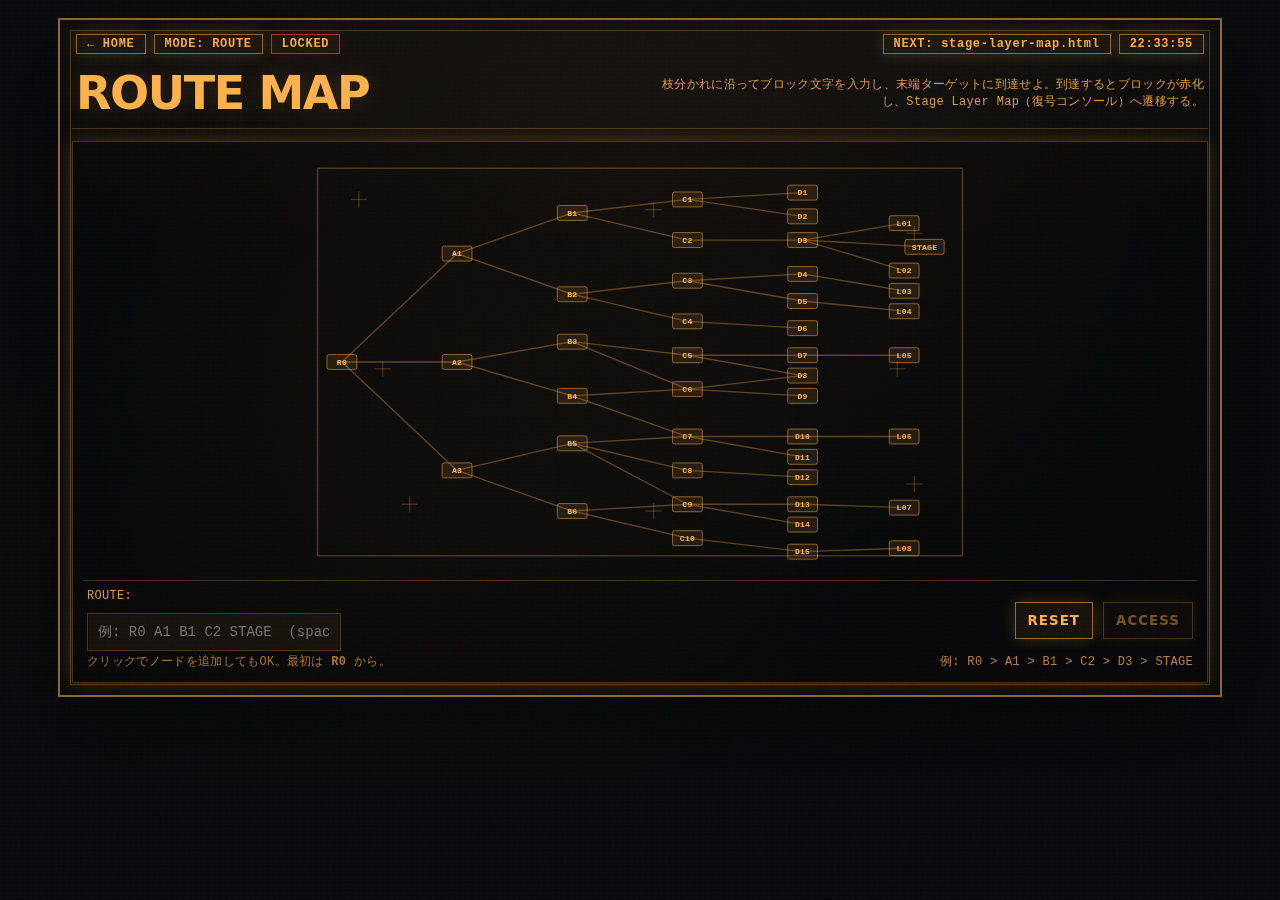
<file: stage-route-map.html>
<!doctype html>
<html lang="ja">
<head>
  <meta charset="utf-8" />
  <meta name="viewport" content="width=device-width,initial-scale=1" />
  <title>Route Map // Access</title>
  <meta name="description" content="Route-map gate before entering stage-layer-map" />
  <style>
    :root{
      --bg:#06080b;
      --panel: rgba(0,0,0,.18);
      --amber:#ffb14a;
      --amber2:#ff8a2a;
      --line: rgba(255,177,74,.55);
      --line2: rgba(255,177,74,.25);
      --line3: rgba(255,177,74,.12);
      --red:#ff3b3b;
      --green:#39ff7a;
      --mono: ui-monospace, SFMono-Regular, Menlo, Consolas, "Liberation Mono", monospace;
      --sans: system-ui, -apple-system, "Segoe UI", Roboto, Helvetica, Arial, "Noto Sans JP", sans-serif;
      --glow: 0 0 16px rgba(255,177,74,.22);
      --glow2: 0 0 26px rgba(255,177,74,.18);
      --shadow: 0 26px 100px rgba(0,0,0,.58);
    }
    *{box-sizing:border-box}
    html,body{height:100%}
    body{
      margin:0;
      color:var(--amber);
      font-family: var(--mono);
      background:
        radial-gradient(1100px 700px at 50% 20%, rgba(255,177,74,.06), transparent 60%),
        radial-gradient(900px 560px at 30% 60%, rgba(255,177,74,.03), transparent 55%),
        var(--bg);
      letter-spacing:.02em;
      overflow-x:hidden;
    }
    /* CRT overlay */
    body::before{
      content:"";
      position:fixed; inset:0;
      pointer-events:none;
      background:
        repeating-linear-gradient(to bottom,
          rgba(255,255,255,.03), rgba(255,255,255,.03) 1px,
          rgba(0,0,0,.00) 2px, rgba(0,0,0,.00) 4px),
        repeating-linear-gradient(90deg,
          rgba(255,177,74,.018), rgba(255,177,74,.018) 1px,
          transparent 2px, transparent 6px),
        radial-gradient(900px 620px at 50% 45%, rgba(255,177,74,.10), transparent 62%);
      mix-blend-mode: screen;
      opacity:.22;
    }
    body::after{
      content:"";
      position:fixed; inset:-20%;
      pointer-events:none;
      background:
        url("data:image/svg+xml,%3Csvg xmlns='http://www.w3.org/2000/svg' width='260' height='260'%3E%3Cfilter id='n'%3E%3CfeTurbulence type='fractalNoise' baseFrequency='.85' numOctaves='3' stitchTiles='stitch'/%3E%3C/filter%3E%3Crect width='260' height='260' filter='url(%23n)' opacity='.25'/%3E%3C/svg%3E");
      opacity:.09;
      transform: rotate(.6deg);
    }

    .wrap{max-width:1200px; margin:0 auto; padding:18px 18px 30px;}
    .frame{
      position:relative;
      border:2px solid var(--line);
      background: linear-gradient(180deg, rgba(255,177,74,.028), transparent 40%), var(--panel);
      box-shadow: var(--shadow);
      padding: 12px;
      overflow:hidden;
    }
    .frame::before{content:""; position:absolute; inset:10px; border:1px solid var(--line2); pointer-events:none;}

    .topbar{
      display:flex;
      align-items:center;
      justify-content:space-between;
      gap:12px;
      font-size:12px;
      padding:2px 4px 10px;
      opacity:.95;
    }
    .topbar a{color:inherit; text-decoration:none}
    .chip{
      display:inline-flex;
      align-items:center;
      gap:8px;
      border:1px solid var(--line);
      padding: 2px 10px;
      background: rgba(255,177,74,.06);
      box-shadow: var(--glow);
      font-weight:700;
      letter-spacing:.06em;
      user-select:none;
      white-space:nowrap;
    }
    .chip--link{cursor:pointer}
    .chip--link:hover{background: rgba(255,177,74,.10)}
    .chip--danger{border-color: rgba(255,59,59,.7); box-shadow: 0 0 16px rgba(255,59,59,.16)}

    .headline{
      display:flex;
      align-items:flex-end;
      justify-content:space-between;
      gap:12px;
      padding: 6px 4px 12px;
      border-bottom:1px solid var(--line2);
      margin-bottom: 12px;
    }
    .h1{
      margin:0;
      font-family: var(--sans);
      font-size: 46px;
      line-height: 1;
      letter-spacing: -0.03em;
      text-shadow: var(--glow2);
    }
    .sub{margin:0 0 6px; font-size:12px; opacity:.86; text-align:right; max-width:560px;}

    .layout{display:grid; grid-template-columns: 1fr; gap:12px;}
    .mapWrap{
      position:relative;
      border:1px solid var(--line2);
      background: rgba(0,0,0,.18);
      box-shadow: var(--glow);
      overflow:hidden;
      padding:10px;
      min-height: 440px;
    }
    .mapWrap::before{
      content:"";
      position:absolute; inset:0;
      background:
        linear-gradient(transparent, rgba(255,177,74,.03)),
        repeating-linear-gradient(90deg, rgba(255,177,74,.04) 0, rgba(255,177,74,.04) 1px, transparent 1px, transparent 120px),
        repeating-linear-gradient(0deg, rgba(255,177,74,.03) 0, rgba(255,177,74,.03) 1px, transparent 1px, transparent 90px);
      opacity:.16;
      pointer-events:none;
    }

    svg{width:100%; height: 420px; display:block; position:relative; z-index:1}

    .hud{
      display:flex;
      flex-wrap:wrap;
      gap:10px 12px;
      align-items:center;
      justify-content:space-between;
      padding: 8px 4px 2px;
      border-top:1px solid var(--line2);
      margin-top: 8px;
      position:relative;
      z-index:2;
    }
    .hudLeft{display:flex; gap:10px; flex-wrap:wrap; align-items:center}
    .label{opacity:.86; font-size:12px}
    .input{
      width:min(720px, 100%);
      border:1px solid var(--line2);
      background: rgba(255,177,74,.06);
      color: var(--amber);
      font-family: var(--mono);
      font-size: 14px;
      padding: 10px 10px;
      outline:none;
      box-shadow: inset 0 0 0 1px rgba(0,0,0,.25);
    }
    .btnrow{display:flex; gap:10px; align-items:center; flex-wrap:wrap}
    .btn{
      cursor:pointer;
      border:1px solid var(--line);
      background: rgba(255,177,74,.07);
      color: var(--amber);
      font-family: var(--sans);
      font-weight: 900;
      letter-spacing:.08em;
      padding: 10px 12px;
      box-shadow: var(--glow);
      user-select:none;
    }
    .btn:disabled{opacity:.45; cursor:not-allowed}
    .status{font-size:12px; opacity:.9}
    .status .ok{color:var(--green)}
    .status .bad{color:var(--red)}
    .hint{font-size:12px; opacity:.72}

    /* SVG styling */
    .edge{stroke: rgba(255,177,74,.34); stroke-width:2;}
    .edge.active{stroke: rgba(57,255,122,.70); stroke-width:2.6; filter: drop-shadow(0 0 8px rgba(57,255,122,.16));}
    .node rect{
      fill: rgba(255,177,74,.10);
      stroke: rgba(255,177,74,.62);
      stroke-width:1.2;
      rx:3; ry:3;
      filter: drop-shadow(0 0 10px rgba(255,177,74,.12));
    }
    .node text{fill: var(--amber); font-size:12px; font-weight:700}
    .node{cursor:pointer}
    .node:hover rect{fill: rgba(255,177,74,.16)}
    .node.active rect{stroke: rgba(57,255,122,.82); fill: rgba(57,255,122,.12)}
    .node.active text{fill: var(--green)}
    .node.hit rect{stroke: rgba(255,59,59,.92); fill: rgba(255,59,59,.18)}
    .node.hit text{fill: var(--red)}
    .cross{stroke: rgba(255,177,74,.22); stroke-width:2;}
    .border{stroke: rgba(255,177,74,.30); fill: none; stroke-width:2;}

    /* === Access Sequence Overlay (percent ring -> decrypt panel) === */
    .seq{
      position:absolute;
      inset:0;
      z-index: 3;
      pointer-events:none;
      opacity:0;
      transition: opacity .25s ease;
    }
    .seq.on{ opacity:1; }

    .ringPane{
      position:absolute;
      left:50%;
      top: 10px;
      transform: translateX(-50%) translateY(-10px);
      width:min(820px, 96%);
      height: 300px;
      overflow:hidden;
      opacity:0;
      filter: drop-shadow(0 0 18px rgba(255,177,74,.14));
      transition: opacity .35s ease, transform .35s ease;
      pointer-events:none;
    }
    .ringPane.on{ opacity:1; transform: translateX(-50%) translateY(0); }

    .ring{
      position:absolute;
      left:50%;
      top: -150px;
      transform: translateX(-50%);
      width: 560px;
      height: 560px;
      border-radius: 50%;
      background:
        radial-gradient(circle at 50% 50%, rgba(0,0,0,.86) 0 38%, transparent 38% 100%),
        radial-gradient(circle at 50% 50%, rgba(255,177,74,.10) 0 42%, rgba(255,177,74,.04) 42% 100%),
        repeating-conic-gradient(from -18deg,
          rgba(255,177,74,.62) 0 1.8deg,
          rgba(255,177,74,.06) 1.8deg 6deg);
      border: 2px solid rgba(255,177,74,.28);
      box-shadow: inset 0 0 0 1px rgba(255,177,74,.10);
    }
    .ring::before{
      content:"";
      position:absolute; inset: 34px;
      border-radius: 50%;
      border: 1px solid rgba(255,177,74,.22);
      box-shadow: inset 0 0 0 1px rgba(255,177,74,.08);
    }
    .ring::after{
      content:"";
      position:absolute;
      inset: 0;
      border-radius: 50%;
      background:
        radial-gradient(circle at 50% 50%, rgba(255,177,74,.10), transparent 62%),
        repeating-radial-gradient(circle at 50% 50%, rgba(255,177,74,.08) 0 2px, transparent 2px 18px);
      opacity:.35;
      mix-blend-mode: screen;
      pointer-events:none;
    }
    .ringMarks{
      position:absolute;
      left:50%; top:-150px;
      transform: translateX(-50%);
      width:560px; height:560px;
      pointer-events:none;
    }
    .ringHud{
      position:absolute;
      left:50%;
      top: 96px;
      transform: translateX(-50%);
      display:flex;
      align-items:flex-end;
      gap: 10px;
      pointer-events:none;
    }
    .ringHud .meta{
      font-family: var(--sans);
      font-weight: 900;
      letter-spacing: .06em;
      font-size: 12px;
      opacity:.86;
      text-shadow: var(--glow2);
      white-space:nowrap;
    }
    .pct{
      display:flex;
      align-items:flex-end;
      gap:6px;
      font-family: var(--sans);
      font-weight: 1000;
      text-shadow: var(--glow2);
    }
    .pct .digits{display:flex; gap:4px;}
    .digit{
      width: 46px;
      height: 70px;
      border: 2px solid rgba(255,177,74,.55);
      background: rgba(0,0,0,.40);
      box-shadow: inset 0 0 0 1px rgba(255,177,74,.10);
      display:grid;
      place-items:center;
      font-size: 56px;
      line-height: 1;
      letter-spacing: .02em;
    }
    .pct .sym{font-size: 30px; opacity:.9; margin-bottom: 10px;}

    .decryptPane{
      position:absolute;
      left:50%;
      bottom: 14px;
      transform: translateX(-50%) rotateX(90deg) translateZ(-120px);
      transform-origin: 50% 100%;
      width:min(1040px, 98%);
      border: 2px solid rgba(255,177,74,.34);
      background: linear-gradient(180deg, rgba(255,177,74,.04), rgba(0,0,0,.34));
      box-shadow: 0 30px 120px rgba(0,0,0,.62);
      opacity:0;
      transition: transform .55s cubic-bezier(.2,.9,.2,1), opacity .55s ease;
      pointer-events:none;
    }
    .decryptPane.on{opacity:1; transform: translateX(-50%) rotateX(0deg) translateZ(0); pointer-events:auto;}
    .decryptPane::before{content:""; position:absolute; inset:10px; border:1px solid rgba(255,177,74,.22); pointer-events:none;}

    .decryptTop{
      display:flex;
      align-items:center;
      justify-content:space-between;
      gap:12px;
      padding: 12px 14px 10px;
      border-bottom: 1px solid rgba(255,177,74,.20);
    }
    .decryptTitle{
      font-family: var(--sans);
      font-weight: 1000;
      letter-spacing: -0.02em;
      font-size: 40px;
      text-shadow: var(--glow2);
      margin:0;
    }
    .decryptMeta{font-size:12px; opacity:.86}
    .restartBtn{
      pointer-events:auto;
      cursor:pointer;
      border: 1px solid rgba(255,177,74,.50);
      background: rgba(255,177,74,.10);
      color: var(--amber);
      font-family: var(--sans);
      font-weight: 1000;
      letter-spacing: .08em;
      padding: 12px 14px;
      box-shadow: var(--glow);
      user-select:none;
    }
    .restartBtn:hover{ background: rgba(255,177,74,.14) }

    .decryptBody{ padding: 10px 14px 14px; }
    .puzzleNote{
      display:flex;
      justify-content:space-between;
      gap: 12px;
      align-items:center;
      font-size:12px;
      opacity:.86;
      padding: 0 2px 10px;
    }
    .puzzleNote b{color: var(--green)}
    .stripWrap{
      border:1px solid rgba(255,177,74,.22);
      background: rgba(0,0,0,.22);
      overflow-x:auto;
      overflow-y:hidden;
      padding: 12px 10px;
      box-shadow: inset 0 0 0 1px rgba(0,0,0,.35);
    }
    .strip{
      display:flex;
      gap: 8px;
      align-items:flex-end;
      min-width: 980px;
      padding-bottom: 10px;
    }
    .cyl{
      width: 26px;
      height: 160px;
      border: 1px solid rgba(255,177,74,.28);
      background: rgba(0,0,0,.18);
      position:relative;
      box-shadow: inset 0 0 0 1px rgba(255,177,74,.06);
      user-select:none;
      touch-action:none;
    }
    .cyl::before{content:""; position:absolute; inset:6px 6px 28px; border:1px dashed rgba(255,177,74,.14);} 
    .cyl.focus{outline: 2px solid rgba(57,255,122,.55); outline-offset: 2px; box-shadow: 0 0 18px rgba(57,255,122,.10), inset 0 0 0 1px rgba(255,177,74,.06)}
    .handle{
      position:absolute;
      left: 4px;
      right: 4px;
      top: 22px;
      height: 70px;
      border: 1px solid rgba(255,177,74,.55);
      background: linear-gradient(180deg, rgba(255,177,74,.16), rgba(255,177,74,.06));
      box-shadow: inset 0 0 0 1px rgba(0,0,0,.30);
      transform: translateY(var(--off, 0px));
      will-change: transform;
      cursor: ns-resize;
    }
    .cyl.locked .handle{border-color: rgba(57,255,122,.72); background: linear-gradient(180deg, rgba(57,255,122,.22), rgba(57,255,122,.08)); cursor: default;}
    .fill{position:absolute; left:6px; right:6px; bottom:28px; height:0; background: rgba(255,177,74,.16); transition: height .35s ease; pointer-events:none;}
    .cyl.locked .fill{ height: 122px; background: rgba(255,177,74,.22); }
    .idx{position:absolute; left:0; right:0; bottom:0; height:24px; display:grid; place-items:center; font-size:10px; opacity:.82; border-top: 1px solid rgba(255,177,74,.18); background: rgba(0,0,0,.16);}

    .progressRow{display:flex; align-items:center; justify-content:space-between; gap: 12px; margin-top: 10px; font-size: 12px; opacity:.88;}
    .bar{flex:1; height: 8px; border: 1px solid rgba(255,177,74,.26); background: rgba(0,0,0,.18); overflow:hidden;}
    .bar > i{display:block; height:100%; width: 0%; background: rgba(57,255,122,.28); transition: width .25s ease;}

    @media (max-width:700px){
      svg{height: 360px}
      .h1{font-size: 36px}
      .sub{text-align:left}
      .digit{width: 42px; height: 64px; font-size: 52px}
      .ringHud{top: 90px}
    }
  </style>
</head>
<body>
  <main class="wrap">
    <section class="frame" aria-label="route-map gate">
      <div class="topbar">
        <div style="display:flex; gap:8px; flex-wrap:wrap; align-items:center">
          <a class="chip chip--link" href="index.html">← HOME</a>
          <span class="chip">MODE: <b>ROUTE</b></span>
          <span class="chip chip--danger">LOCKED</span>
        </div>
        <div style="display:flex; gap:8px; align-items:center">
          <span class="chip" id="nextChip">NEXT: <b>stage-layer-map.html</b></span>
          <span class="chip" id="clock">--:--:--</span>
        </div>
      </div>

      <div class="headline">
        <h1 class="h1">ROUTE MAP</h1>
        <p class="sub">枝分かれに沿ってブロック文字を入力し、末端ターゲットに到達せよ。到達するとブロックが赤化し、Stage Layer Map（復号コンソール）へ遷移する。</p>
      </div>

      <div class="layout">
        <div class="mapWrap">
          <svg id="svg" viewBox="0 0 1000 620" role="img" aria-label="route map">
            <!-- drawn by JS -->
          </svg>

          <div class="hud">
            <div class="hudLeft">
              <div class="label">ROUTE:</div>
              <input class="input" id="routeIn" placeholder="例: R0 A1 B1 C2 STAGE  (space or > で区切り)" autocomplete="off" spellcheck="false" />
            </div>
            <div class="btnrow">
              <button class="btn" id="resetBtn" type="button">RESET</button>
              <button class="btn" id="goBtn" type="button" disabled>ACCESS</button>
            </div>
          </div>
          <div class="hud" style="border-top:none; padding-top:0; margin-top:0;">
            <div class="status" id="status"><span class="hint">クリックでノードを追加してもOK。最初は <b>R0</b> から。</span></div>
            <div class="hint" id="hint"></div>
          </div>
        </div>
      </div>
    </section>
  </main>

  <script>
    (() => {
      const KEY = "MAGI_STAGE_UNLOCK";
      const qs = new URLSearchParams(location.search);
      const next = (qs.get("next") || "stage-layer-map.html").replace(/\s/g, "");

      // Show next target in UI
      const nextChip = document.getElementById("nextChip");
      if(nextChip){
        const b = nextChip.querySelector("b");
        if(b) b.textContent = next;
      }

      // clock
      const clock = document.getElementById("clock");
      const tick = () => {
        const d = new Date();
        const z = (n) => String(n).padStart(2,"0");
        if(clock) clock.textContent = `${z(d.getHours())}:${z(d.getMinutes())}:${z(d.getSeconds())}`;
      };
      tick();
      setInterval(tick, 1000);

      // tiny beep
      let ac;
      function beep(freq=880, ms=60, type="square", gain=0.03){
        try {
          ac = ac || new (window.AudioContext || window.webkitAudioContext)();
          const o = ac.createOscillator();
          const g = ac.createGain();
          o.type = type;
          o.frequency.value = freq;
          g.gain.value = gain;
          o.connect(g); g.connect(ac.destination);
          o.start();
          setTimeout(() => { try{o.stop();}catch(e){} }, ms);
        } catch(e){}
      }

      const svg = document.getElementById("svg");
      const routeIn = document.getElementById("routeIn");
      const resetBtn = document.getElementById("resetBtn");
      const goBtn = document.getElementById("goBtn");
      const status = document.getElementById("status");
      const hint = document.getElementById("hint");

      const ROOT = "R0";
      const TARGET = "STAGE";
      const WIDTH = 1000; // svg viewBox width

      // Node map. Coordinates are mirrored so the branching flows left -> right.
      const NODES_RAW = [
        // root
        {label:"R0", x:940, y:310},

        // layer 1
        {label:"A1", x:770, y:150},
        {label:"A2", x:770, y:310},
        {label:"A3", x:770, y:470},

        // layer 2
        {label:"B1", x:600, y:90},
        {label:"B2", x:600, y:210},
        {label:"B3", x:600, y:280},
        {label:"B4", x:600, y:360},
        {label:"B5", x:600, y:430},
        {label:"B6", x:600, y:530},

        // layer 3
        {label:"C1", x:430, y:70},
        {label:"C2", x:430, y:130},
        {label:"C3", x:430, y:190},
        {label:"C4", x:430, y:250},
        {label:"C5", x:430, y:300},
        {label:"C6", x:430, y:350},
        {label:"C7", x:430, y:420},
        {label:"C8", x:430, y:470},
        {label:"C9", x:430, y:520},
        {label:"C10",x:430, y:570},

        // layer 4
        {label:"D1", x:260, y:60},
        {label:"D2", x:260, y:95},
        {label:"D3", x:260, y:130},
        {label:"D4", x:260, y:180},
        {label:"D5", x:260, y:220},
        {label:"D6", x:260, y:260},
        {label:"D7", x:260, y:300},
        {label:"D8", x:260, y:330},
        {label:"D9", x:260, y:360},
        {label:"D10",x:260, y:420},
        {label:"D11",x:260, y:450},
        {label:"D12",x:260, y:480},
        {label:"D13",x:260, y:520},
        {label:"D14",x:260, y:550},
        {label:"D15",x:260, y:590},

        // leaves
        {label:"L01", x:110, y:105},
        {label:"STAGE", x:80, y:140},
        {label:"L02", x:110, y:175},
        {label:"L03", x:110, y:205},
        {label:"L04", x:110, y:235},
        {label:"L05", x:110, y:300},
        {label:"L06", x:110, y:420},
        {label:"L07", x:110, y:525},
        {label:"L08", x:110, y:585},
      ];

      const NODES = NODES_RAW.map(n => ({...n, x: (WIDTH - n.x)}));

      const EDGES = [
        ["R0","A1"],["R0","A2"],["R0","A3"],
        ["A1","B1"],["A1","B2"],
        ["A2","B3"],["A2","B4"],
        ["A3","B5"],["A3","B6"],

        ["B1","C1"],["B1","C2"],
        ["B2","C3"],["B2","C4"],
        ["B3","C5"],["B3","C6"],
        ["B4","C6"],["B4","C7"],
        ["B5","C7"],["B5","C8"],["B5","C9"],
        ["B6","C9"],["B6","C10"],

        ["C1","D1"],["C1","D2"],
        ["C2","D3"],
        ["C3","D4"],["C3","D5"],
        ["C4","D6"],
        ["C5","D7"],["C5","D8"],
        ["C6","D8"],["C6","D9"],
        ["C7","D10"],["C7","D11"],
        ["C8","D12"],
        ["C9","D13"],["C9","D14"],
        ["C10","D15"],

        ["D3","L01"],["D3","STAGE"],["D3","L02"],
        ["D4","L03"],["D5","L04"],
        ["D7","L05"],["D10","L06"],["D13","L07"],["D15","L08"],
      ];

      const nodeByLabel = Object.fromEntries(NODES.map(n => [n.label, n]));
      const edgeSet = new Set(EDGES.map(([a,b]) => `${a}→${b}`));
      const out = {};
      for(const [a,b] of EDGES){ (out[a] ||= []).push(b); }

      function el(name, attrs={}){
        const e = document.createElementNS("http://www.w3.org/2000/svg", name);
        for(const [k,v] of Object.entries(attrs)) e.setAttribute(k, v);
        return e;
      }

      function clearSvg(){ while(svg.firstChild) svg.removeChild(svg.firstChild); }

      function drawBase(){
        // border
        svg.appendChild(el("rect", {x:24, y:24, width:952, height:572, class:"border"}));

        // crosses like the reference
        const crosses = [
          [85,70],[160,520],[520,85],[520,530],[905,120],[905,490],[120,320],[880,320]
        ];
        for(const [cx,cy] of crosses){
          svg.appendChild(el("line", {x1:cx-12,y1:cy,x2:cx+12,y2:cy, class:"cross"}));
          svg.appendChild(el("line", {x1:cx,y1:cy-12,x2:cx,y2:cy+12, class:"cross"}));
        }
      }

      const edgeEls = new Map();
      const nodeEls = new Map();

      function drawGraph(){
        clearSvg();
        drawBase();

        // edges first
        for(const [a,b] of EDGES){
          const na = nodeByLabel[a];
          const nb = nodeByLabel[b];
          if(!na || !nb) continue;
          const line = el("line", {x1:na.x, y1:na.y, x2:nb.x, y2:nb.y, class:"edge"});
          svg.appendChild(line);
          edgeEls.set(`${a}→${b}`, line);
        }

        // nodes
        for(const n of NODES){
          const w = Math.max(44, (n.label.length * 8) + 18);
          const h = 22;
          const g = el("g", {class:"node", "data-label": n.label, transform:`translate(${n.x} ${n.y})`});
          const r = el("rect", {x: -w/2, y: -h/2, width: w, height: h});
          const t = el("text", {x:0, y:4, "text-anchor":"middle"});
          t.textContent = n.label;
          g.appendChild(r);
          g.appendChild(t);
          svg.appendChild(g);
          nodeEls.set(n.label, g);
        }
      }

      function parseRoute(s){
        return (s || "")
          .split(/[\s>\/]+/)
          .map(x => x.trim())
          .filter(Boolean)
          .map(x => x.toUpperCase());
      }

      function setStatus(html){ if(status) status.innerHTML = html; }
      function setHint(txt){ if(hint) hint.textContent = txt || ""; }

      function validate(route){
        if(route.length === 0) return {ok:false, partial:true, msg:""};
        if(route[0] !== ROOT) return {ok:false, partial:false, msg:`先頭は <b>${ROOT}</b> から。`};
        for(let i=0;i<route.length;i++){
          if(!nodeByLabel[route[i]]) return {ok:false, partial:false, msg:`未知ノード: <b>${escapeHtml(route[i])}</b>`};
          if(i===0) continue;
          const a = route[i-1], b = route[i];
          if(!edgeSet.has(`${a}→${b}`)) return {ok:false, partial:false, msg:`接続なし: <b>${escapeHtml(a)}</b> → <b>${escapeHtml(b)}</b>`};
        }
        const last = route[route.length-1];
        const isLeaf = !out[last] || out[last].length === 0;
        const isTarget = last === TARGET;
        return {ok:true, last, isLeaf, isTarget};
      }

      function escapeHtml(s){
        return String(s).replace(/[&<>"]/g, (c) => ({"&":"&amp;","<":"&lt;",">":"&gt;","\"":"&quot;"}[c]));
      }

      function clearHighlights(){
        for(const g of nodeEls.values()) g.classList.remove("active","hit");
        for(const l of edgeEls.values()) l.classList.remove("active");
      }

      let autoTimer = null;
      let grantTimer = null;

      function applyRoute(){
        const route = parseRoute(routeIn.value);
        clearHighlights();
        goBtn.disabled = true;
        if(autoTimer){ clearTimeout(autoTimer); autoTimer = null; }

        const res = validate(route);
        if(!route.length){
          setStatus(`<span class="hint">クリックでノードを追加してもOK。最初は <b>${ROOT}</b> から。</span>`);
          setHint("例: R0 > A1 > B1 > C2 > D3 > STAGE");
          return;
        }

        // highlight nodes + edges
        for(let i=0;i<route.length;i++){
          const lab = route[i];
          nodeEls.get(lab)?.classList.add("active");
          if(i>0){
            edgeEls.get(`${route[i-1]}→${route[i]}`)?.classList.add("active");
          }
        }

        if(!res.ok){
          setStatus(`<span class="bad">ROUTE ERROR</span> / ${res.msg}`);
          setHint("分岐に沿った順序で入力しているか確認");
          return;
        }

        if(res.isTarget){
          nodeEls.get(TARGET)?.classList.add("hit");
          setStatus(`<span class="ok">TARGET LOCK</span> / <b>${TARGET}</b> reached`);
          setHint("Link established. Switching to Stage Layer Map…");
          goBtn.disabled = false;
          grantAccess();
          return;
        }

        const nexts = out[res.last] || [];
        const nextText = nexts.length ? `next: ${nexts.map(x=>`<b>${escapeHtml(x)}</b>`).join(" ")}` : "dead end";
        setStatus(`<span class="ok">ROUTE OK</span> / current: <b>${escapeHtml(res.last)}</b> / ${nextText}`);
        setHint("末端まで入力するとターゲットが赤化");
      }

      function grantAccess(){
        if(grantTimer) return;
        try{
          sessionStorage.setItem(KEY, "1");
          sessionStorage.setItem("MAGI_STAGE_CINEMATIC", "1");
        }catch(e){}
        beep(1040, 70, "square", 0.04);
        setStatus(`<span class="ok">ACCESS GRANTED</span> / redirecting...`);
        setHint("");
        routeIn.disabled = true;
        resetBtn.disabled = true;
        goBtn.disabled = true;
        grantTimer = setTimeout(() => { location.href = next; }, 900);
      }


      function appendToken(tok){
        const cur = parseRoute(routeIn.value);
        if(cur.length === 0){
          routeIn.value = tok;
          applyRoute();
          return;
        }
        const cand = [...cur, tok];
        const res = validate(cand);
        if(res.ok){
          routeIn.value = cand.join(" ");
          beep(900, 35, "square", 0.03);
          applyRoute();
        } else {
          beep(240, 110, "sawtooth", 0.02);
          setStatus(`<span class="bad">DENIED</span> / ${res.msg || "invalid"}`);
        }
      }

            // === (sequence moved to stage-layer-map.html) ===

// init
      drawGraph();
      applyRoute();

      routeIn.addEventListener("input", () => { applyRoute(); });
      routeIn.addEventListener("keydown", (e) => {
        if(e.key === "Enter"){
          e.preventDefault();
          // Prevent bypass: only allow when target is reached.
          if(goBtn && !goBtn.disabled){
            grantAccess();
          } else {
            beep(240, 110, "sawtooth", 0.02);
            setHint("TARGET未到達。分岐に沿って末端（STAGE）まで入力");
          }
        }
      });
      resetBtn.addEventListener("click", () => {
        routeIn.value = "";
        routeIn.disabled = false;
        resetBtn.disabled = false;
        goBtn.disabled = true;
        beep(520, 55, "square", 0.03);
        applyRoute();
      });
      goBtn.addEventListener("click", grantAccess);

      svg.addEventListener("click", (e) => {
        const g = e.target.closest(".node");
        if(!g) return;
        const label = g.getAttribute("data-label");
        if(!label) return;
        appendToken(label);
      });

      // Auto-focus
      setTimeout(() => routeIn.focus(), 100);
    })();
  </script>
</body>
</html>
</file>
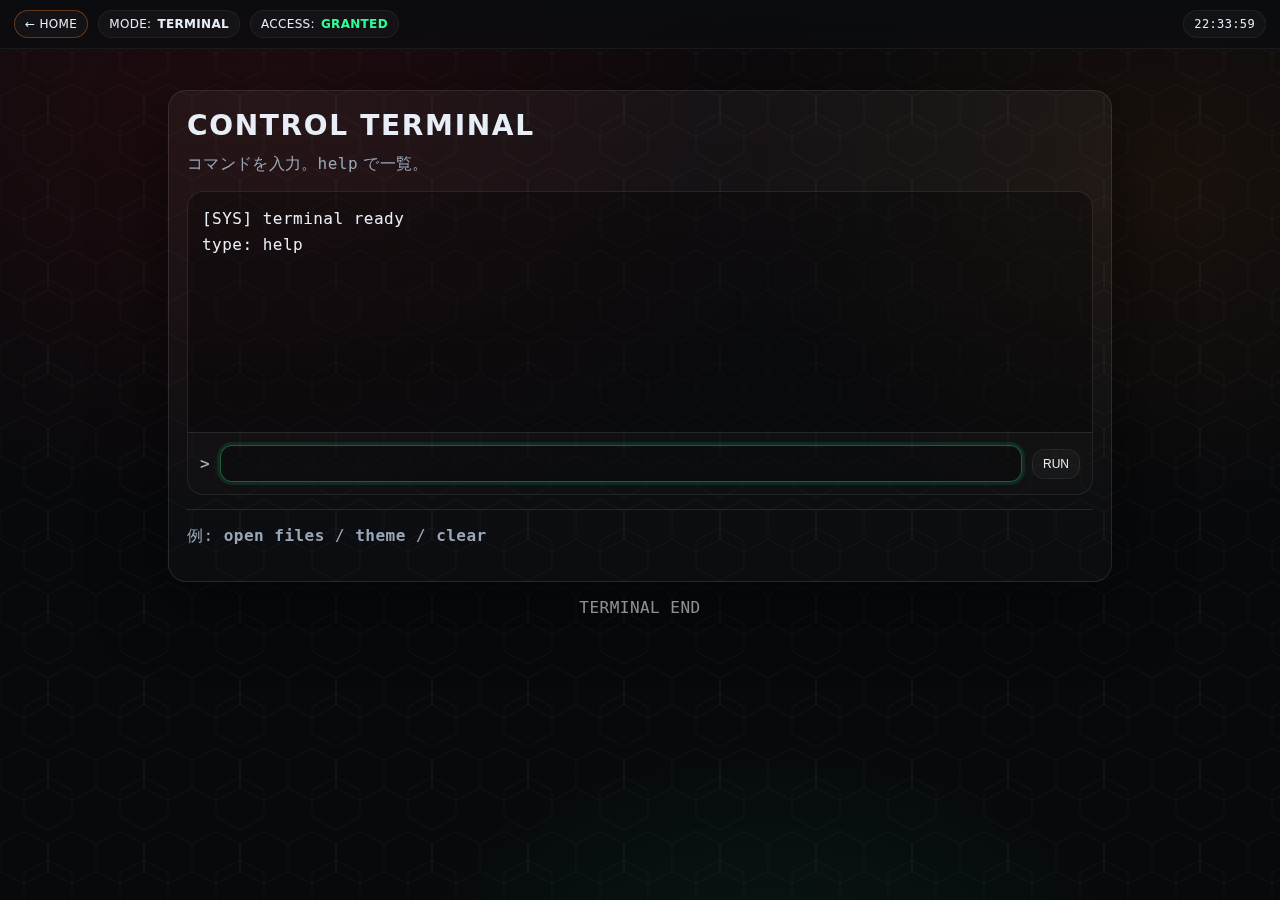
<file: terminal.html>
<!doctype html>
<html lang="ja">
<head>
  <meta charset="utf-8" />
  <meta name="viewport" content="width=device-width, initial-scale=1" />
  <title>TERMINAL // CONTROL</title>
  <meta name="description" content="コマンド入力UI" />
  <link rel="stylesheet" href="style.css?v=20260226-1">
  <script defer src="app.js?v=20260226-1"></script>
</head>
<body>
  <div class="fx fx-hex" aria-hidden="true"></div>
  <div class="fx fx-scan" aria-hidden="true"></div>
  <div class="fx fx-noise" aria-hidden="true"></div>

  <header class="topbar">
    <div class="topbar__left">
      <a class="chip chip--link" href="index.html">← HOME</a>
      <span class="chip">MODE: <b>TERMINAL</b></span>
      <span class="chip">ACCESS: <b class="ok">GRANTED</b></span>
    </div>
    <div class="topbar__right">
      <span class="chip mono" id="clock">--:--:--</span>
    </div>
  </header>

  <main class="wrap">
    <section class="panel">
      <div class="panel__head">
        <h1 class="h2">CONTROL TERMINAL</h1>
        <p class="sub">コマンドを入力。<span class="mono">help</span> で一覧。</p>
      </div>

      <div class="term" role="region" aria-label="terminal">
        <div class="term__out mono" id="termOut"></div>
        <div class="term__in">
          <span class="prompt mono">&gt;</span>
          <input class="term__input mono" id="termIn" autocomplete="off" spellcheck="false" />
          <button class="btn small" id="termRun" type="button">RUN</button>
        </div>
      </div>

      <div class="divider"></div>
      <p class="mono muted">例: <b>open files</b> / <b>theme</b> / <b>clear</b></p>
    </section>

    <footer class="footer">
      <span class="mono">TERMINAL END</span>
    </footer>
  </main>
</body>
</html>
</file>
<file: style.css>
/*
  TERMINAL UI (original)
  - black base + alert red/orange
  - hex pattern + scanlines + noise
*/

:root{
  --bg:#07090c;
  --panel:#0e1218;
  --panel2:#0a0d12;
  --text:#e8eef7;
  --muted:#9aa7b6;
  --grid:rgba(255,255,255,.06);

  --alert:#ff2a2a;
  --warn:#ff7a18;
  --ok:#2bff9a;

  --line:rgba(255,255,255,.10);
  --soft:rgba(255,255,255,.06);

  --r:18px;
  --shadow:0 18px 70px rgba(0,0,0,.50);

  /* tiny hex pattern svg */
  --hex:url("data:image/svg+xml,%3Csvg xmlns='http://www.w3.org/2000/svg' width='96' height='83' viewBox='0 0 96 83'%3E%3Cg fill='none' stroke='rgba(255,255,255,0.08)' stroke-width='1'%3E%3Cpath d='M24 1 L48 14 L48 41 L24 54 L0 41 L0 14 Z'/%3E%3Cpath d='M72 1 L96 14 L96 41 L72 54 L48 41 L48 14 Z'/%3E%3Cpath d='M48 42 L72 55 L72 82 L48 95 L24 82 L24 55 Z' transform='translate(0,-12)'/%3E%3C/g%3E%3C/svg%3E");
}

*{box-sizing:border-box}
html,body{height:100%}
body{
  margin:0;
  background: radial-gradient(1200px 800px at 20% 10%, rgba(255,42,42,.10), transparent 55%),
              radial-gradient(900px 700px at 90% 20%, rgba(255,122,24,.08), transparent 50%),
              radial-gradient(900px 600px at 60% 110%, rgba(43,255,154,.06), transparent 45%),
              var(--bg);
  color:var(--text);
  font-family: ui-sans-serif, system-ui, -apple-system, Segoe UI, Roboto, "Noto Sans JP", "Hiragino Kaku Gothic ProN", "Yu Gothic", "Meiryo", sans-serif;
  letter-spacing:.02em;
  overflow-x:hidden;
}

/* overlays */
.fx{position:fixed; inset:0; pointer-events:none; z-index:0;}
.fx-hex{opacity:.40; background-image: var(--hex); background-size: 96px 83px; mix-blend-mode: screen; filter: blur(.0px)}
.fx-scan{
  opacity:.18;
  background: repeating-linear-gradient(
    to bottom,
    rgba(0,0,0,.0) 0px,
    rgba(0,0,0,.0) 2px,
    rgba(0,0,0,.35) 3px
  );
  mix-blend-mode: multiply;
}
.fx-noise{
  opacity:.12;
  background-image:
    radial-gradient(circle at 10% 30%, rgba(255,255,255,.07), transparent 12%),
    radial-gradient(circle at 80% 20%, rgba(255,255,255,.05), transparent 10%),
    radial-gradient(circle at 30% 80%, rgba(255,255,255,.06), transparent 12%),
    radial-gradient(circle at 60% 60%, rgba(255,255,255,.05), transparent 10%);
  filter: contrast(140%);
  animation: noiseShift 2.2s steps(2,end) infinite;
}
@keyframes noiseShift{
  0%{transform:translate3d(0,0,0)}
  25%{transform:translate3d(6px,-3px,0)}
  50%{transform:translate3d(-5px,4px,0)}
  75%{transform:translate3d(4px,6px,0)}
  100%{transform:translate3d(0,0,0)}
}

/* layout */
.wrap{position:relative; z-index:1; max-width: 980px; margin: 0 auto; padding: 90px 18px 44px;}

.topbar{
  position:fixed; top:0; left:0; right:0; z-index:5;
  display:flex; align-items:center; justify-content:space-between;
  padding: 10px 14px;
  background: linear-gradient(to bottom, rgba(10,12,16,.92), rgba(10,12,16,.66));
  border-bottom:1px solid var(--soft);
  backdrop-filter: blur(10px);
}
.topbar__left,.topbar__right{display:flex; gap:10px; flex-wrap:wrap; align-items:center}

.panel{
  background: linear-gradient(180deg, rgba(255,255,255,.04), rgba(255,255,255,.02));
  border: 1px solid var(--line);
  border-radius: var(--r);
  box-shadow: var(--shadow);
  padding: 18px;
}
.panel__head{margin-bottom:14px}

.hero__head{margin-bottom:10px}

.h1{margin:0; font-size: 36px; letter-spacing:.08em}
.h2{margin:0; font-size: 28px; letter-spacing:.06em}
.sub{margin:8px 0 0; color:var(--muted); line-height:1.7}

.mono{font-family: ui-monospace, SFMono-Regular, Menlo, Monaco, Consolas, "Noto Sans Mono", "Roboto Mono", monospace; letter-spacing:.03em}
.muted{color:var(--muted)}
.ok{color:var(--ok)}
.warn{color:var(--warn)}

.chip{
  display:inline-flex; gap:6px; align-items:center;
  padding: 6px 10px;
  border-radius: 999px;
  border:1px solid var(--soft);
  background: rgba(255,255,255,.03);
  color: var(--text);
  text-decoration:none;
  font-size: 12px;
}
.chip--alert{border-color: rgba(255,42,42,.45); box-shadow: 0 0 0 2px rgba(255,42,42,.08) inset;}
.chip--link{border-color: rgba(255,122,24,.35)}

/* buttons */
.btn{
  appearance:none; border:1px solid var(--soft);
  background: rgba(255,255,255,.03);
  color:var(--text);
  padding: 10px 14px;
  border-radius: 14px;
  cursor:pointer;
  transition: transform .08s ease, border-color .12s ease, box-shadow .12s ease;
  text-decoration:none;
  display:inline-flex; align-items:center; justify-content:center;
  gap:8px;
}
.btn:hover{border-color: rgba(255,255,255,.18); box-shadow: 0 0 0 2px rgba(255,255,255,.05) inset;}
.btn:active{transform: translateY(1px)}
.btn.primary{border-color: rgba(255,42,42,.55); background: rgba(255,42,42,.10)}
.btn.small{padding:7px 10px; border-radius: 12px; font-size: 12px}

.btnrow{display:flex; gap:10px; flex-wrap:wrap; margin-top:12px}

/* boot */
.boot{margin-top:14px; border-top:1px dashed rgba(255,255,255,.12); padding-top:14px}
.boot__screen{
  background: rgba(0,0,0,.35);
  border:1px solid rgba(255,255,255,.10);
  border-radius: 14px;
  padding: 14px;
  min-height: 160px;
  line-height:1.6;
  white-space:pre-wrap;
}
.boot__actions{margin-top:10px; display:flex; justify-content:flex-end}

/* menu cards */
.menu{margin-top:14px}
.grid{display:grid; grid-template-columns: repeat(2, minmax(0,1fr)); gap:12px}
@media (max-width:680px){.grid{grid-template-columns:1fr}}

.card{
  display:block;
  padding: 16px;
  border-radius: var(--r);
  border:1px solid rgba(255,255,255,.10);
  background: linear-gradient(180deg, rgba(255,255,255,.04), rgba(255,255,255,.02));
  text-decoration:none;
  color:inherit;
  box-shadow: 0 14px 50px rgba(0,0,0,.30);
  position:relative;
  overflow:hidden;
}
.card::before{
  content:"";
  position:absolute; inset:-30px;
  background: radial-gradient(600px 260px at 10% 10%, rgba(255,42,42,.16), transparent 55%),
              radial-gradient(600px 260px at 90% 20%, rgba(255,122,24,.12), transparent 55%);
  opacity:.7;
}
.card > *{position:relative}
.card:hover{border-color: rgba(255,122,24,.32)}
.card__kicker{font-size:12px; opacity:.78}
.card__title{font-size:20px; font-weight: 800; letter-spacing:.08em; margin-top:6px}
.card__desc{color:var(--muted); margin-top:6px; line-height:1.6}

.card--btn{width:100%; text-align:left}

/* files */
.toolbar{display:flex; gap:12px; flex-wrap:wrap; align-items:center; margin: 12px 0}
.input{
  flex:1; min-width: 240px;
  padding: 10px 12px;
  border-radius: 14px;
  border:1px solid rgba(255,255,255,.10);
  background: rgba(0,0,0,.25);
  color: var(--text);
  outline:none;
}
.input:focus{border-color: rgba(255,42,42,.35); box-shadow: 0 0 0 3px rgba(255,42,42,.10)}

.tabs{display:flex; gap:8px; flex-wrap:wrap}
.tabs .btn.active{border-color: rgba(255,122,24,.45); box-shadow: 0 0 0 2px rgba(255,122,24,.10) inset;}

.list{display:grid; grid-template-columns: 1fr; gap:10px; margin-top:10px}
.item{
  display:flex; gap:12px; align-items:flex-start; justify-content:space-between;
  padding: 12px 14px;
  border-radius: 16px;
  border:1px solid rgba(255,255,255,.10);
  background: rgba(0,0,0,.25);
}
.item__main{min-width:0}
.item__title{margin:0; font-size: 16px; letter-spacing:.05em}
.item__meta{margin-top:6px; color:var(--muted); font-size: 12px; display:flex; gap:10px; flex-wrap:wrap}
.item__tag{padding:2px 8px; border:1px solid rgba(255,255,255,.10); border-radius:999px}
.item__actions{display:flex; gap:8px; align-items:center; flex-wrap:wrap}

/* terminal */
.term{border:1px solid rgba(255,255,255,.10); border-radius: 16px; overflow:hidden; background: rgba(0,0,0,.30)}
.term__out{padding: 14px; min-height: 240px; white-space:pre-wrap; line-height:1.6}
.term__in{display:flex; gap:10px; align-items:center; padding: 12px; border-top:1px solid rgba(255,255,255,.10); background: rgba(255,255,255,.03)}
.prompt{opacity:.75}
.term__input{
  flex:1;
  padding: 10px 12px;
  border-radius: 12px;
  border:1px solid rgba(255,255,255,.10);
  background: rgba(0,0,0,.25);
  color: var(--text);
  outline:none;
}
.term__input:focus{border-color: rgba(43,255,154,.35); box-shadow: 0 0 0 3px rgba(43,255,154,.10)}

/* prose */
.prose h3{margin:18px 0 8px}
.prose ul,.prose ol{margin:10px 0 0; color:var(--muted); line-height:1.8}
.prose li{margin:6px 0}

/* misc */
.divider{height:1px; background: rgba(255,255,255,.10); margin: 14px 0}
.row{display:grid; grid-template-columns: repeat(2, minmax(0,1fr)); gap:12px}
@media (max-width:680px){.row{grid-template-columns:1fr}}
.note{padding: 12px 14px; border-radius: 16px; border:1px solid rgba(255,255,255,.10); background: rgba(0,0,0,.25)}
.note__title{font-size: 12px; opacity:.75}
.note__body{margin-top:6px; color:var(--muted); line-height:1.7}

.footer{margin-top:16px; text-align:center; color:rgba(255,255,255,.55)}

/* overlay */
.overlay{position:fixed; inset:0; z-index:10; display:grid; place-items:center; background: rgba(0,0,0,.65); backdrop-filter: blur(6px)}
.overlay__panel{max-width: 560px}
.overlay__title{letter-spacing:.22em; color: var(--alert); font-weight: 900}
.overlay__text{color:var(--muted); line-height:1.8; margin:10px 0 0}

/* toast */
.toast{
  position:fixed; z-index:20; right:16px; bottom:16px;
  max-width: 360px;
  padding: 12px 14px;
  border-radius: 16px;
  border:1px solid rgba(255,255,255,.12);
  background: rgba(10,12,16,.88);
  box-shadow: var(--shadow);
}
.toast__title{font-weight: 800; letter-spacing:.06em}
.toast__msg{margin-top:6px; color:var(--muted); line-height:1.6}
</file>
